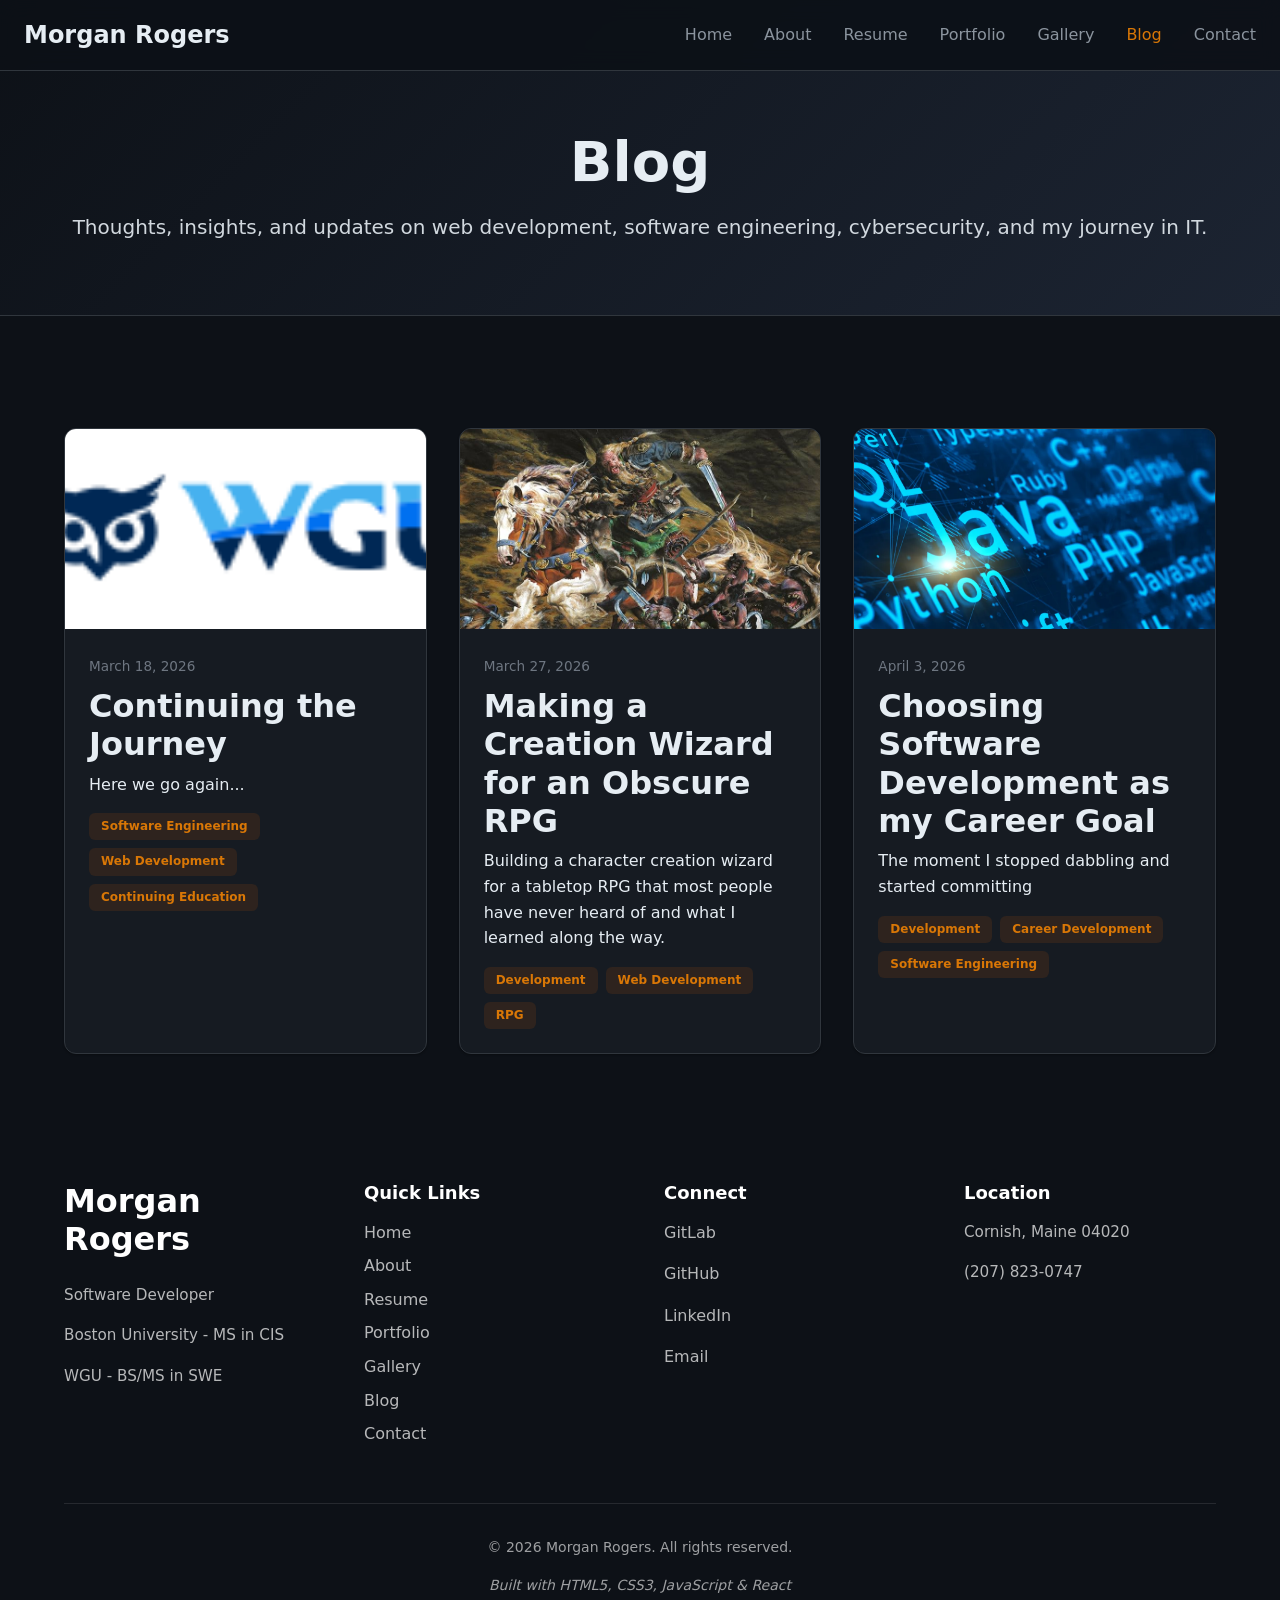
<file: blog.html>
<!DOCTYPE html>
<html lang="en">
    <head>
        <meta charset="UTF-8">
        <meta name="viewport" content="width=device-width, initial-scale=1.0">
        <meta name="description" content="Blog - Morgan Rogers | Insights on Web Development, Software Engineering, Cybersecurity, and My Journey in IT">
        <title>Blog - Morgan Rogers</title>
        <link rel="stylesheet" href="styles.css">
    </head>
    <body>
        <nav class="navbar" id="navbar">
            <div class="nav-container">
                <div class="logo">
                    <a href="index.html">Morgan Rogers</a>
                </div>
                <button class="nav-toggle" id="navToggle" aria-label="Toggle navigation">
                    <span></span>
                    <span></span>
                    <span></span>
                </button>
                <ul class="nav-menu" id="navMenu">
                    <li><a href="index.html">Home</a></li>
                    <li><a href="about.html">About</a></li>
                    <li><a href="resume.html">Resume</a></li>
                    <li><a href="portfolio.html">Portfolio</a></li>
                    <li><a href="gallery.html">Gallery</a></li>
                    <li><a href="blog.html" class="active">Blog</a></li>
                    <li><a href="contact.html">Contact</a></li>
                </ul>
            </div>
        </nav>

        <header class="page-header">
            <div class="container">
                <h1>Blog</h1>
                <p>Thoughts, insights, and updates on web development, software engineering, cybersecurity, and my journey in IT.</p>
            </div>
        </header>

        <section class="blog-section">
            <div class="container">
                <div class="blog-grid">
                    <!-- Repeat this article block for each post -->
                     <article class="blog-card">
                        <div class="blog-card-image">
                            <img src="images/blog/WGUlogo.jpg" alt="Continuing the Journey" loading="lazy">
                        </div>
                        <div class="blog-card-content">
                            <span class="blog-date">March 18, 2026</span>
                            <h3><a href="blog/anotherRun.html">Continuing the Journey</a></h3>
                            <p>Here we go again...</p>
                            <div class="project-tags">
                                <span class="tag">Software Engineering</span>
                                <span class="tag">Web Development</span>
                                <span class="tag">Continuing Education</span>
                            </div>
                        </div>
                     </article>
                     <!-- /blog-card -->
                    <article class="blog-card">
                        <div class="blog-card-image">
                            <img src="images/blog/trudvangChronicles.jpg" alt="Trudvang Chronicles" loading="lazy">
                        </div>
                        <div class="blog-card-content">
                            <span class="blog-date">March 27, 2026</span>
                            <h3><a href="blog/trudvangCharacterCreator.html">Making a Creation Wizard for an Obscure RPG</a></h3>
                            <p>Building a character creation wizard for a tabletop RPG that most people have never heard of and what I learned along the way.</p>
                            <div class="project-tags">
                                <span class="tag">Development</span>
                                <span class="tag">Web Development</span>
                                <span class="tag">RPG</span>
                            </div>
                        </div>
                    </article>
                    <!-- /blog-card -->
                    <article class="blog-card">
                        <div class="blog-card-image">
                            <img src="images/blog/programmingLanguages.jpg" alt="Choosing Software Development" loading="lazy">
                        </div>
                        <div class="blog-card-content">
                            <span class="blog-date">April 3, 2026</span>
                            <h3><a href="blog/softwareDev.html">Choosing Software Development as my Career Goal</a></h3>
                            <p>The moment I stopped dabbling and started committing</p>
                            <div class="project-tags">
                                <span class="tag">Development</span>
                                <span class="tag">Career Development</span>
                                <span class="tag">Software Engineering</span>
                            </div>
                        </div>
                    </article>
                    <!-- /blog-card -->
                </div>
            </div>
        </section>

        <footer class="footer">
            <div class="container">
                <div class="footer-content">
                    <div class="footer-section">
                        <h3>Morgan Rogers</h3>
                        <p>Software Developer</p>
                        <p>Boston University - MS in CIS</p>
                        <p>WGU - BS/MS in SWE</p>
                    </div>
                    <div class="footer-section">
                        <h4>Quick Links</h4>
                        <ul>
                            <li><a href="index.html">Home</a></li>
                            <li><a href="about.html">About</a></li>
                            <li><a href="resume.html">Resume</a></li>
                            <li><a href="portfolio.html">Portfolio</a></li>
                            <li><a href="gallery.html">Gallery</a></li>
                            <li><a href="blog.html">Blog</a></li>
                            <li><a href="contact.html">Contact</a></li>
                        </ul>
                    </div>
                    <div class="footer-section">
                        <h4>Connect</h4>
                        <ul class="social-links">
                            <li><a href="https://gitlab.com/mroge153" target="_blank" rel="noopener">GitLab</a></li>
                            <li><a href="https://github.com/PromptNebula05" target="_blank" rel="noopener">GitHub</a></li>
                            <li><a href="https://www.linkedin.com/in/morgan-rogers-0042972b9/" target ="_blank" rel="noopener">LinkedIn</a></li>
                            <li><a href="mailto:mrgn.rogers@gmail.com">Email</a></li>
                        </ul>
                    </div>
                    <div class="footer-section">
                        <h4>Location</h4>
                        <p>Cornish, Maine 04020</p>
                        <p>(207) 823-0747</p>
                    </div>
                </div>
                <div class="footer-bottom">
                    <p>&copy; 2026 Morgan Rogers. All rights reserved.</p>
                    <p class="footer-note">Built with HTML5, CSS3, JavaScript & React</p>
                </div>
            </div>
        </footer>

        <script src="script.js"></script>
    </body>
</html>
</file>
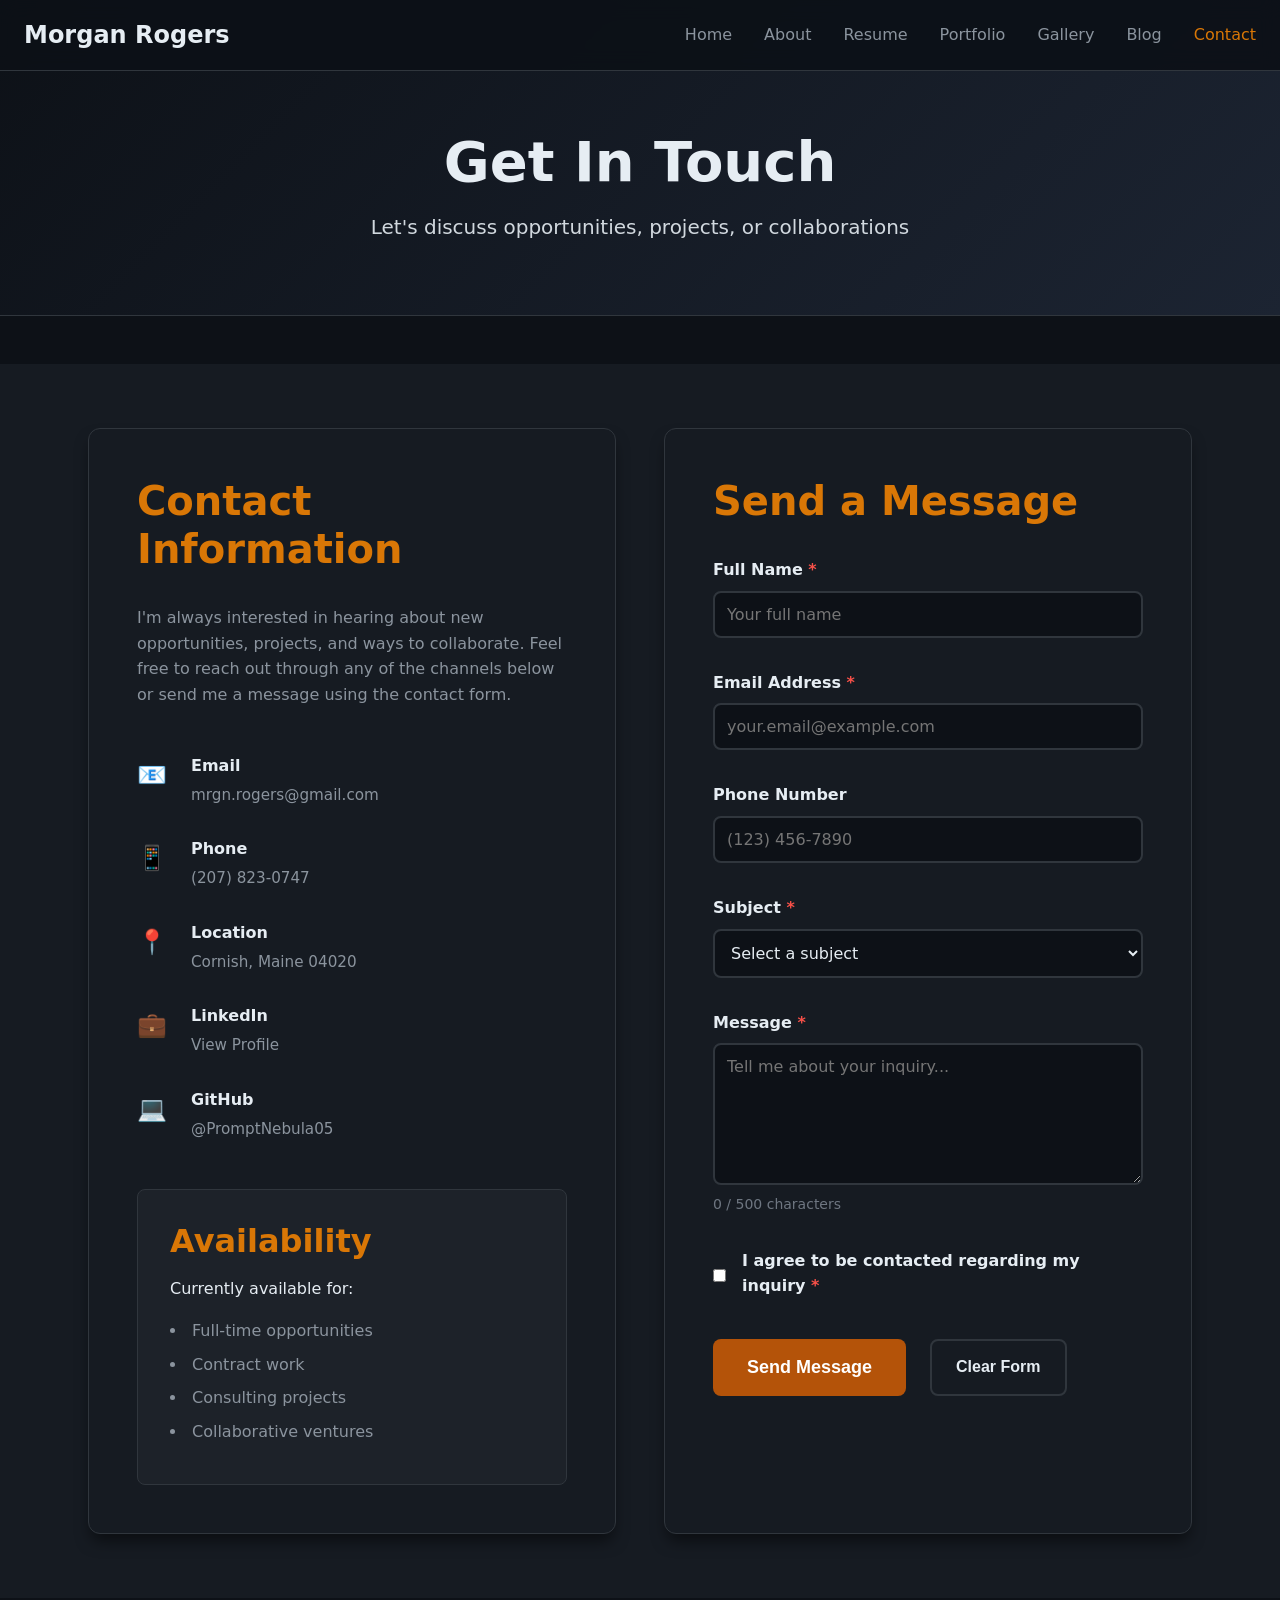
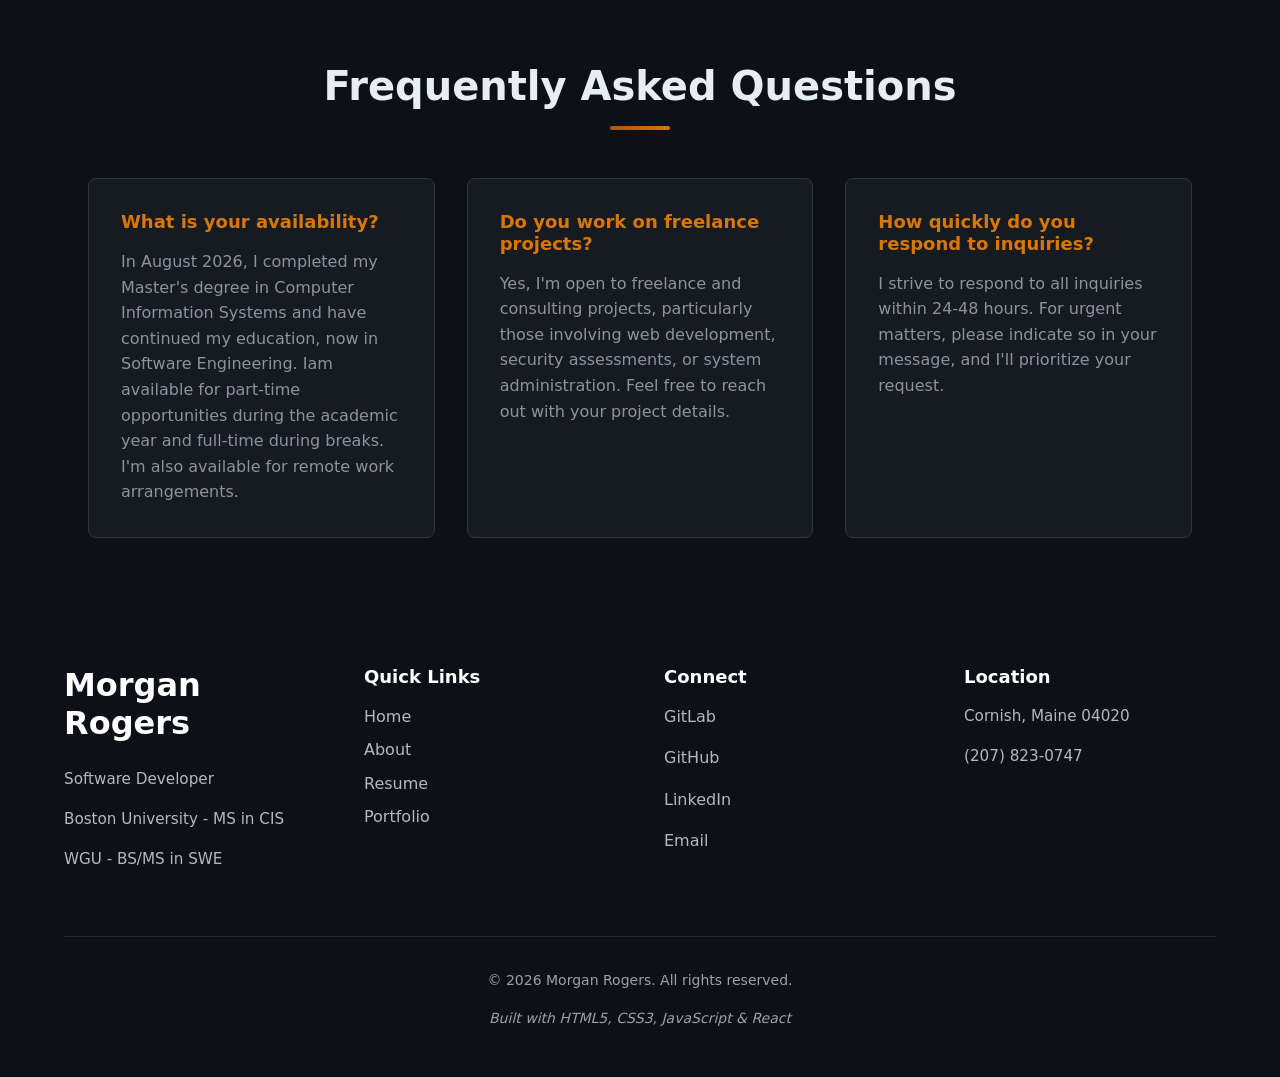
<file: contact.html>
<!DOCTYPE html>
<html lang="en">
<head>
    <meta charset="UTF-8">
    <meta name="viewport" content="width=device-width, initial-scale=1.0">
    <meta name="description" content=" Contact Morgan Rogers - Get in touch for opportunities and collaborations">
    <title>Contact | Morgan Rogers</title>
    <link rel="stylesheet" href="styles.css">
</head>
<body>
    <!-- Navigation -->
     <nav class="navbar" id="navbar">
        <div class="nav-container">
            <div class="logo">
                <a href="index.html">Morgan Rogers</a>
            </div>
            <button class="nav-toggle" id="navToggle" aria-label="Toggle navigation">
                <span></span>
                <span></span>
                <span></span>                
            </button>
            <ul class="nav-menu" id="navMenu">
                <li><a href="index.html">Home</a></li>
                <li><a href="about.html">About</a></li>
                <li><a href="resume.html">Resume</a></li>
                <li><a href="portfolio.html">Portfolio</a></li>
                <li><a href="gallery.html">Gallery</a></li>
                <li><a href="blog.html">Blog</a></li>
                <li><a href="contact.html" class="active">Contact</a></li>
            </ul>
        </div>
     </nav>

    <!-- Page Header -->
    <header class="page-header">
        <div class="container">
            <h1>Get In Touch</h1>
            <p>Let's discuss opportunities, projects, or collaborations</p>
        </div>
    </header>

    <!-- Contact Section -->
    <section class="contact-section">
        <div class="container">
            <div class="contact-wrapper">
                <!-- Contact Information -->
                <div class="contact-info-panel">
                    <h2>Contact Information</h2>
                    <p class="contact-description">
                        I'm always interested in hearing about new opportunities, projects,
                        and ways to collaborate. Feel free to reach out through any of the
                        channels below or send me a message using the contact form.
                    </p>

                    <div class="contact-details">
                        <div class="contact-item">
                            <div class="contact-icon">📧</div>
                            <div class="contact-text">
                                <h3>Email</h3>
                                <a href="mailto:mrgn.rogers@gmail.com">mrgn.rogers@gmail.com</a>
                            </div>
                        </div>

                        <div class="contact-item">
                            <div class="contact-icon">📱</div>
                            <div class="contact-text">
                                <h3>Phone</h3>
                                <a href="tel:+12078230747">(207) 823-0747</a>
                            </div>
                        </div>

                        <div class="contact-item">
                            <div class="contact-icon">📍</div>
                            <div class="contact-text">
                                <h3>Location</h3>
                                <p>Cornish, Maine 04020</p>
                            </div>
                        </div>

                        <div class="contact-item">
                            <div class="contact-icon">💼</div>
                            <div class="contact-text">
                                <h3>LinkedIn</h3>
                                <a href="https://linkedin.com/in/morgan-rogers-0042972b9/" target="_blank" rel="noopener">
                                    View Profile
                                </a>
                            </div>
                        </div>

                        <div class="contact-item">
                            <div class="contact-icon">💻</div>
                            <div class="contact-text">
                                <h3>GitHub</h3>
                                <a href="https://github.com/PromptNebula05" target="_blank" rel="noopener">
                                    @PromptNebula05
                                </a>
                            </div>
                        </div>
                    </div>

                    <div class="availability">
                        <h3>Availability</h3>
                        <p>Currently available for:</p>
                        <ul>
                            <li>Full-time opportunities</li>
                            <li>Contract work</li>
                            <li>Consulting projects</li>
                            <li>Collaborative ventures</li>
                        </ul>
                    </div>
                </div>

                <!-- Contact Form -->
                <div class="contact-form-panel">
                    <h2>Send a Message</h2>
                    <form id="contactForm" class="contact-form" novalidate>
                        <div class="form-group">
                            <label for="name">Full Name <span class="required">*</span></label>
                            <input
                                type="text"
                                id="name"
                                name="name"
                                class="form-control"
                                placeholder="Your full name"
                                required
                                aria-required="true"
                            >
                            <span class="error-message" id="nameError"></span>
                        </div>

                        <div class="form-group">
                            <label for="email">Email Address <span class="required">*</span></label>
                            <input
                                type="email"
                                id="email"
                                name="email"
                                class="form-control"
                                placeholder="your.email@example.com"
                                required
                                aria-required="true"
                            >
                            <span class="error-message" id="emailError"></span>
                        </div>

                        <div class="form-group">
                               <label for="phone">Phone Number</label>
                            <input
                                type="tel"
                                id="phone"
                                name="phone"
                                class="form-control"
                                placeholder="(123) 456-7890"
                            >
                            <span class="error-message" id="phoneError"></span>
                        </div>

                        <div class="form-group">
                            <label for="subject">Subject <span class="required">*</span></label>
                            <select
                                id="subject"
                                name="subject"
                                class="form-control"
                                required
                                aria-required="true"
                            >
                                <option value="">Select a subject</option>
                                <option value="job">Job Opportunity</option>
                                <option value="internship">Internship</option>
                                <option value="project">Project Collaboration</option>
                                <option value="consulting">Consulting</option>
                                <option value="general">General Inquiry</option>
                                <option value="other">Other</option>
                            </select>
                            <span class="error-message" id="subjectError"></span>
                        </div>

                        <div class="form-group">
                            <label for="message">Message <span class="required">*</span></label>
                            <textarea
                                id="message"
                                name="message"
                                class="form-control"
                                rows="6"
                                placeholder="Tell me about your inquiry..."
                                required
                                aria-required="true"
                            ></textarea>
                            <span class="error-message" id="messageError"></span>
                            <span class="char-count" id="charCount">0 / 500 characters</span>
                        </div>

                        <div class="form-group checkbox-group">
                            <label class="checkbox-label">
                                <input
                                    type="checkbox"
                                    id="consent"
                                    name="consent"
                                    required
                                    aria-required="true"
                                >
                                <span>I agree to be contacted regarding my inquiry <span class="required">*</span></span>
                            </label>
                            <span class="error-message" id="consentError"></span>
                        </div>

                        <div class="visually-hidden" aria-hidden="true">
                            <label for="website">Website</label>
                            <input type="text" id="website" name="website" tabindex="-1" autocomplete="off">
                        </div>

                        <div class="form-actions">
                            <button type="submit" class="btn btn-primary btn-large">
                                <span class="btn-text">Send Message</span>
                                <span class="btn-loader" style="display: none;">Sending...</span>
                            </button>
                            <button type="reset" class="btn btn-secondary">Clear Form</button>
                        </div>

                        <div id="formSuccess" class="success-message" style="display: none;">
                            <strong>✓ Success!</strong> Your message has been sent. I'll get back to you soon.
                        </div>

                        <div id="formError" class="form-error-message" style="display: none;">
                            <strong>✗ Error!</strong> Please correct the errors above and try again.
                        </div>
                    </form>
                </div>
            </div>
        </div>
    </section>

    <!-- FAQ Section -->
    <section class="faq-section">
        <div class="container">
            <div class="section-header">
                <h2>Frequently Asked Questions</h2>
                <div class="section-divider"></div>
            </div>
            <div class="faq-grid">
                <div class="faq-item">
                    <h3>What is your availability?</h3>
                    <p>
                        In August 2026, I completed my Master's degree in Computer Information Systems and have continued
                        my education, now in Software Engineering. Iam available for part-time opportunities during the
                        academic year and full-time during breaks. I'm also available for remote work arrangements.
                    </p>
                </div>
                <div class="faq-item">
                    <h3>Do you work on freelance projects?</h3>
                    <p>
                        Yes, I'm open to freelance and consulting projects, particularly those involving
                        web development, security assessments, or system administration. Feel free to
                        reach out with your project details.
                    </p>
                </div>
                <div class="faq-item">
                    <h3>How quickly do you respond to inquiries?</h3>
                    <p>
                        I strive to respond to all inquiries within 24-48 hours. For urgent matters,
                        please indicate so in your message, and I'll prioritize your request.
                    </p>
                </div>
            </div>
        </div>
    </section>

    <!-- Footer -->
    <footer class="footer">
        <div class="container">
            <div class="footer-content">
                <div class="footer-section">
                    <h3>Morgan Rogers</h3>
                    <p>Software Developer</p>
                    <p>Boston University - MS in CIS</p>
                    <p>WGU - BS/MS in SWE</p>
                </div>
                <div class="footer-section">
                    <h4>Quick Links</h4>
                    <ul>
                        <li><a href="index.html">Home</a></li>
                        <li><a href="about.html">About</a></li>
                        <li><a href="resume.html">Resume</a></li>
                        <li><a href="portfolio.html">Portfolio</a></li>
                    </ul>
                </div>
                <div class="footer-section">
                    <h4>Connect</h4>
                    <ul class="social-links">
                        <li><a href="https://gitlab.com/mroge153" target="_blank" rel="noopener">GitLab</a></li>
                        <li><a href="https://github.com/PromptNebula05" target="_blank" rel="noopener">GitHub</a></li>
                        <li><a href="https://www.linkedin.com/in/morgan-rogers-0042972b9/" target ="_blank" rel="noopener">LinkedIn</a></li>
                        <li><a href="mailto:mrgn.rogers@gmail.com">Email</a></li>
                    </ul>
                </div>
                <div class="footer-section">
                    <h4>Location</h4>
                    <p>Cornish, Maine 04020</p>
                    <p>(207) 823-0747</p>
                </div>
            </div>
            <div class="footer-bottom">
                <p>&copy; 2026 Morgan Rogers. All rights reserved.</p>
                <p class="footer-note">Built with HTML5, CSS3, JavaScript & React</p>
            </div>
        </div>
    </footer>

    <script src="script.js"></script>
</body>
</html>
</file>
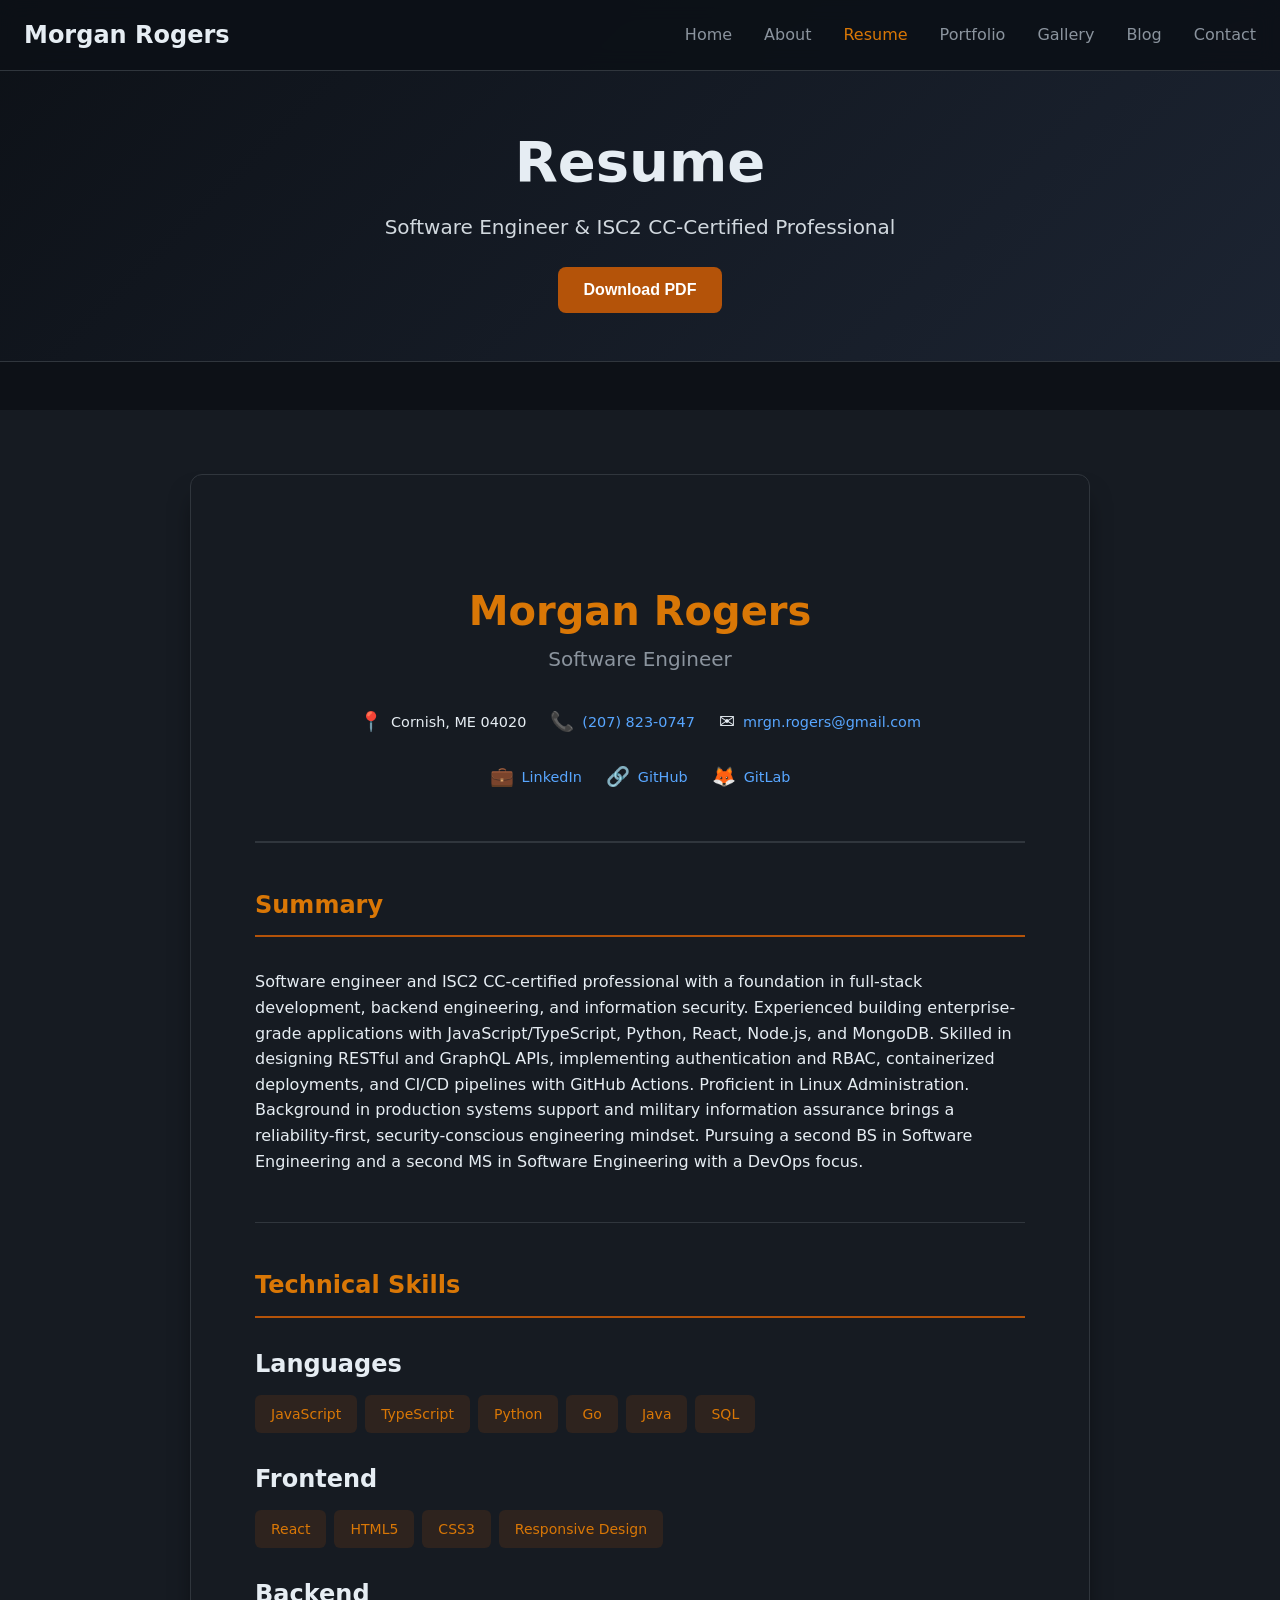
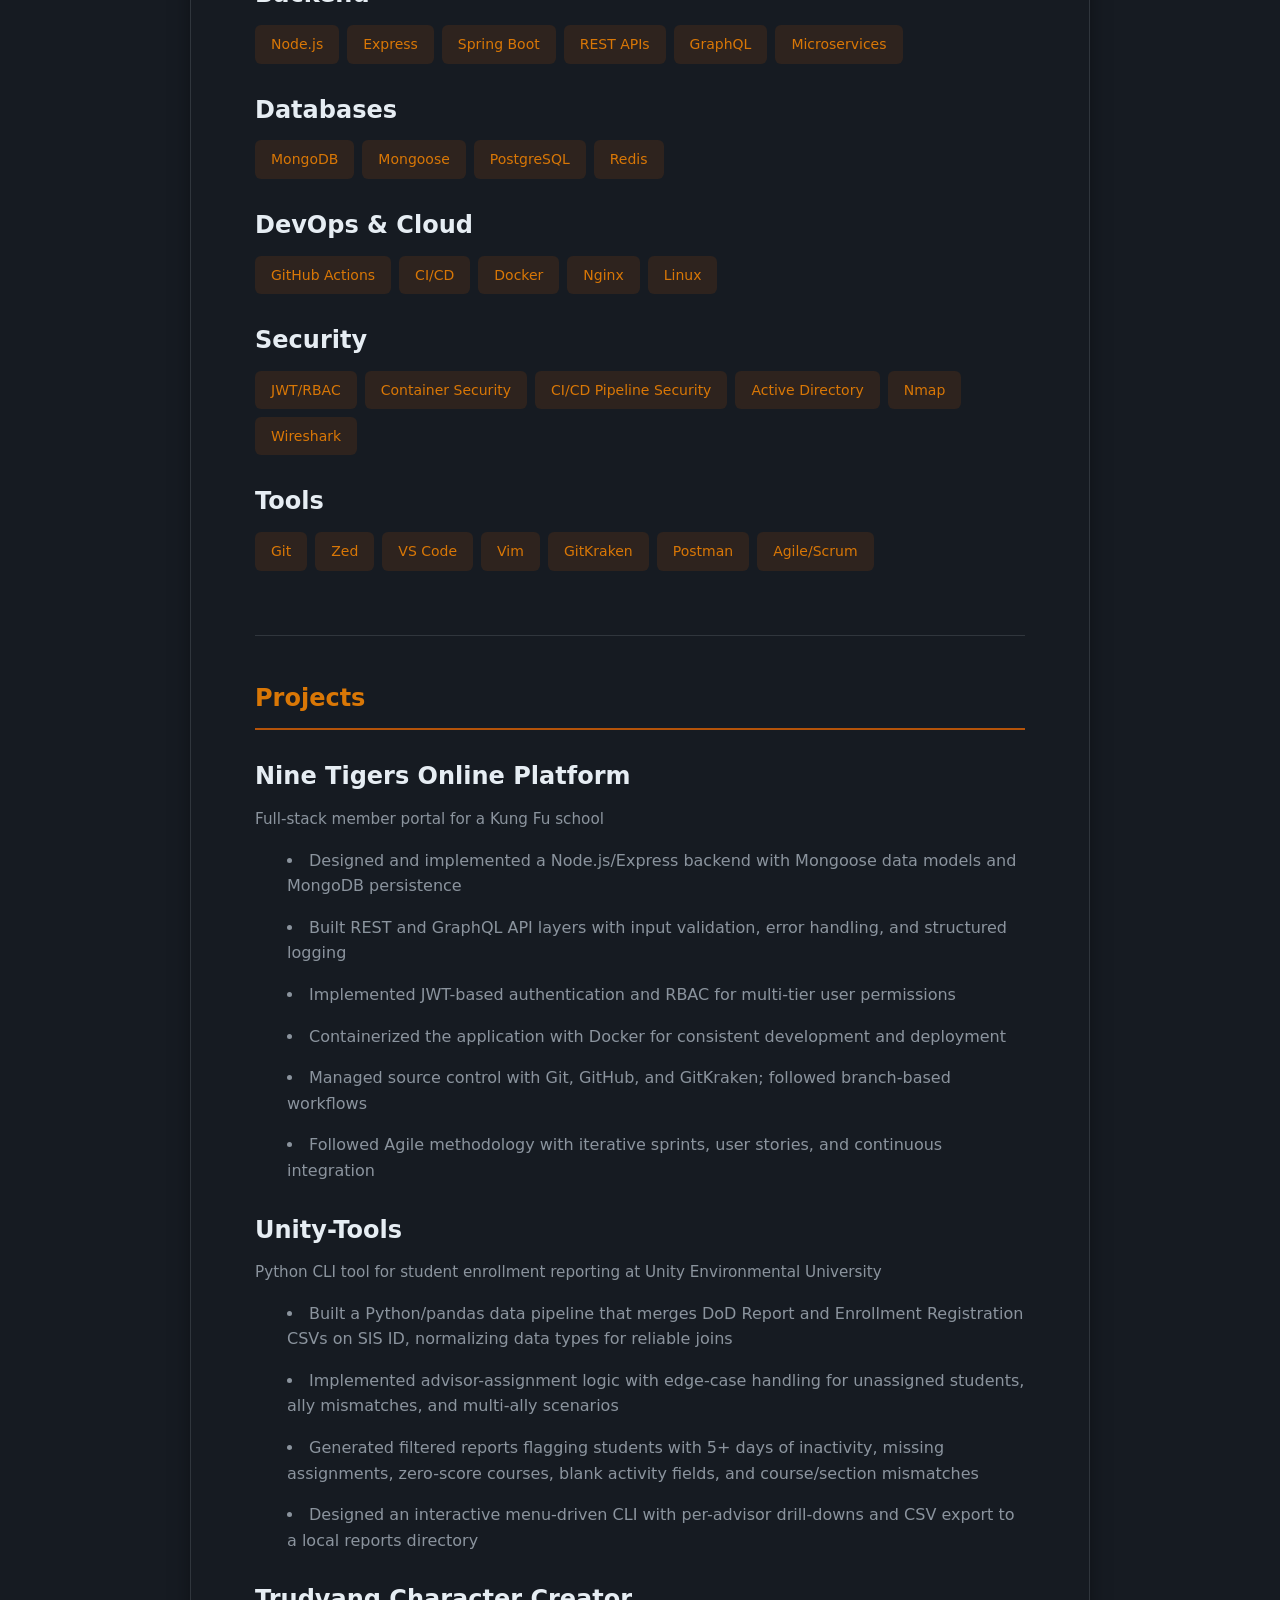
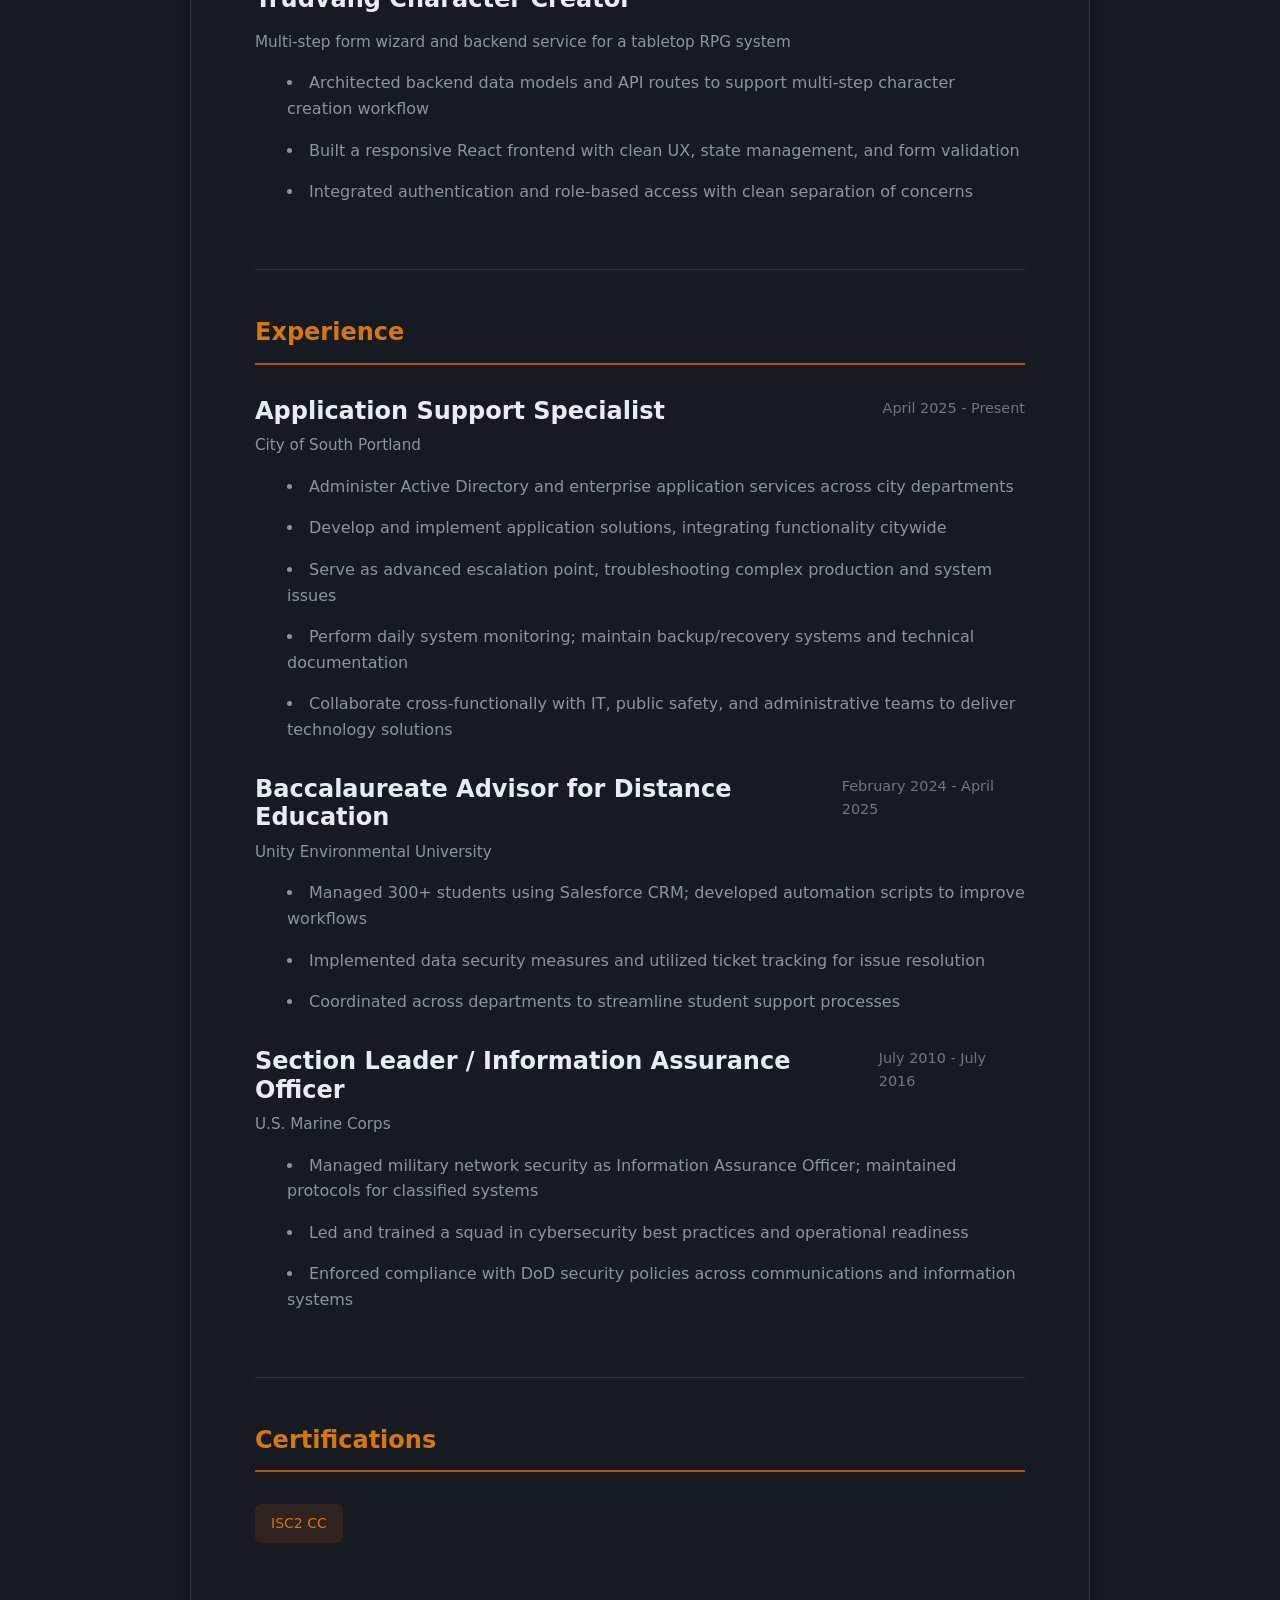
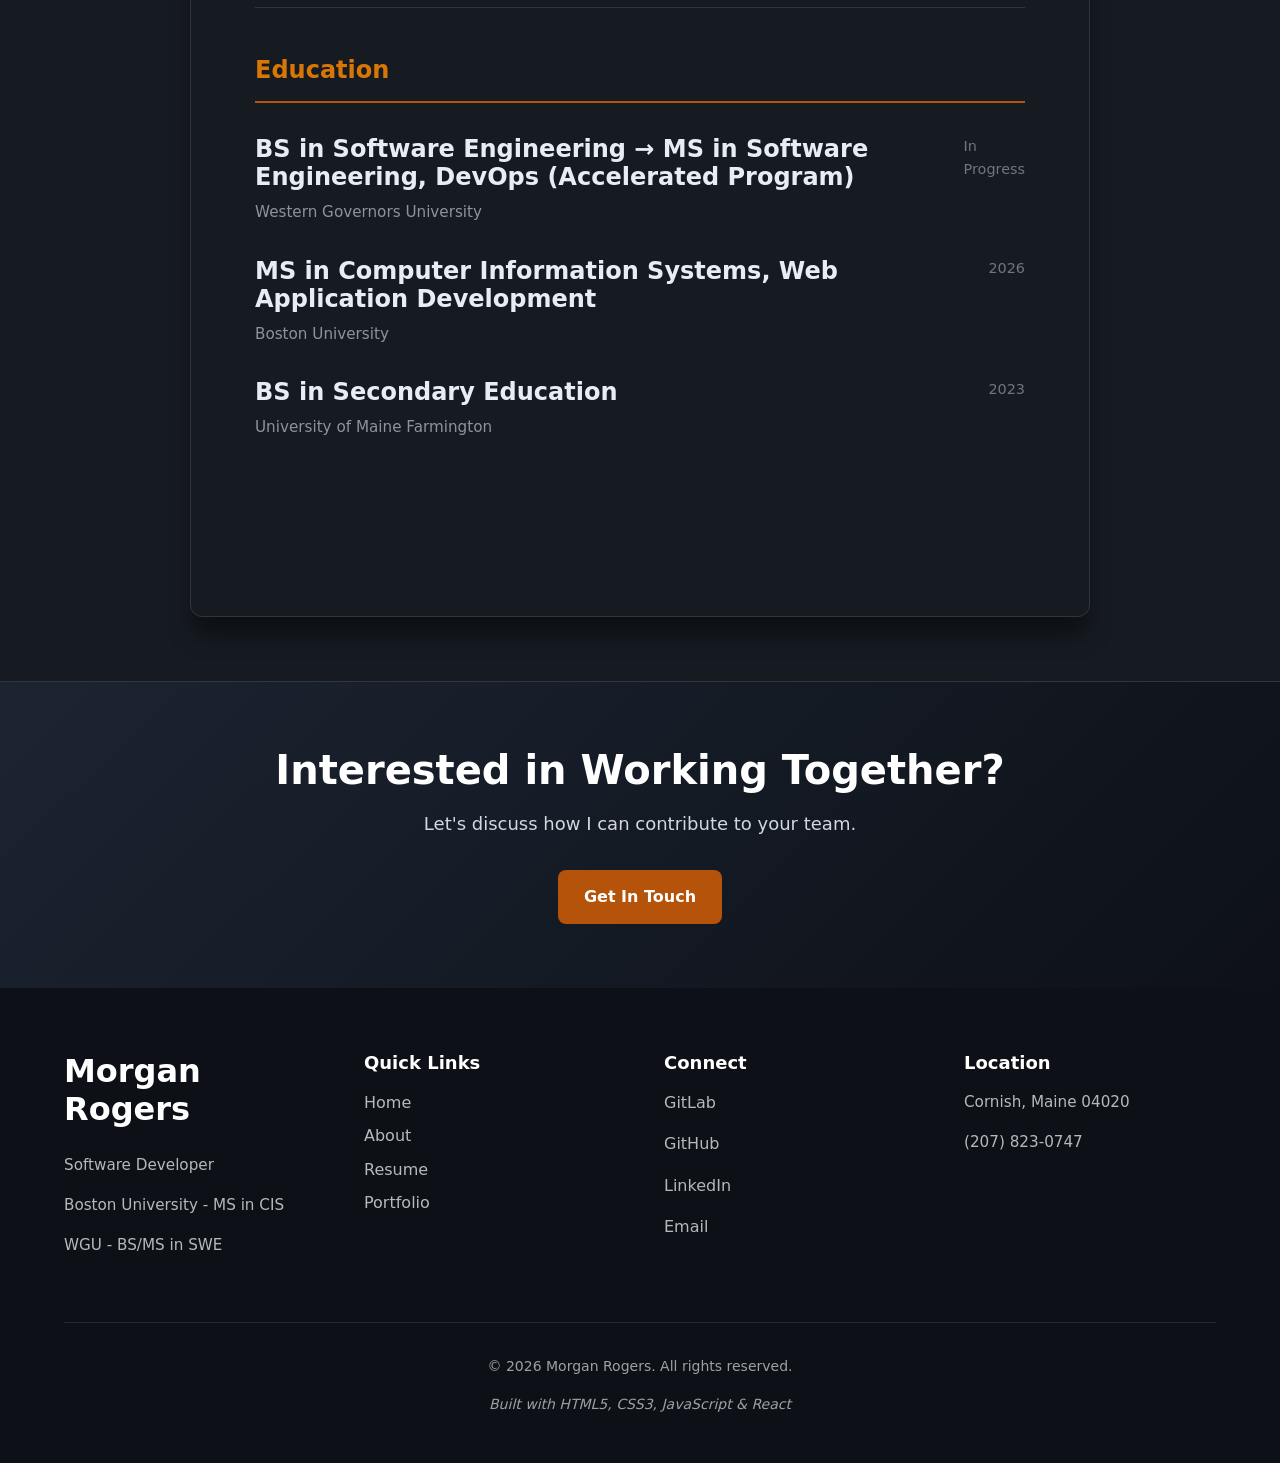
<file: resume.html>
<!DOCTYPE html>
<html lang="en">
<head>
    <meta charset="UTF-8">
    <meta name="viewport" content="width=device-width, initial-scale=1.0">
    <meta name="description" content="Learn more about Morgan Rogers - Background, Education, Interests, and Professional Journey">
    <title>Resume - Morgan Rogers</title>
    <link rel="stylesheet" href="styles.css">
</head>
<body>
    <!-- Navigation -->
     <nav class="navbar" id="navbar">
        <div class="nav-container">
            <div class="logo">
                <a href="index.html">Morgan Rogers</a>
            </div>
            <button class="nav-toggle" id="navToggle" aria-label="Toggle navigation">
                <span></span>
                <span></span>
                <span></span>                
            </button>
            <ul class="nav-menu" id="navMenu">
                <li><a href="index.html">Home</a></li>
                <li><a href="about.html">About</a></li>
                <li><a href="resume.html" class="active">Resume</a></li>
                <li><a href="portfolio.html">Portfolio</a></li>
                <li><a href="gallery.html">Gallery</a></li>
                <li><a href="blog.html">Blog</a></li>
                <li><a href="contact.html">Contact</a></li>
            </ul>
        </div>
     </nav>

    <!-- Page Header -->
    <header class="page-header">
        <div class="container">
            <h1>Resume</h1>
            <p>Software Engineer &amp; ISC2 CC-Certified Professional</p>
            <button id="downloadResume" class="btn btn-primary">Download PDF</button>
        </div>
    </header>
    
    <!-- Resume Content -->
    <section class="resume-section">
        <div class="container">
            <div class="resume-container">
                <!-- Contact Information -->
                <div class="resume-header">
                    <h2>Morgan Rogers</h2>
                    <p class="resume-title">Software Engineer</p>
                    <div class="contact-info">
                        <div class="contact-item">
                            <span class="icon">📍</span>
                            <span>Cornish, ME 04020</span>
                        </div>
                        <div class="contact-item">
                            <span class="icon">📞</span>
                            <a href="tel:+12078230747">(207) 823-0747</a>
                        </div>
                        <div class="contact-item">
                            <span class="icon">✉️</span>
                            <a href="mailto:mrgn.rogers@gmail.com">mrgn.rogers@gmail.com</a>
                        </div>
                        <div class="contact-item">
                            <span class="icon">💼</span>
                            <a href="https://www.linkedin.com/in/morgan-rogers-0042972b9" target="_blank" rel="noopener">LinkedIn</a>
                        </div>
                        <div class="contact-item">
                            <span class="icon">🔗</span>
                            <a href="https://github.com/PromptNebula05" target="_blank" rel="noopener">GitHub</a>
                        </div>
                        <div class="contact-item">
                            <span class="icon">🦊</span>
                            <a href="https://gitlab.com/mroge153" target="_blank" rel="noopener">GitLab</a>
                        </div>
                    </div>
                </div>

                <!-- Professional Summary -->
                <div class="resume-block">
                    <h3 class="section-title">Summary</h3>
                    <p>
                        Software engineer and ISC2 CC-certified professional with a foundation in full-stack
                        development, backend engineering, and information security. Experienced building
                        enterprise-grade applications with JavaScript/TypeScript, Python, React, Node.js, and
                        MongoDB. Skilled in designing RESTful and GraphQL APIs, implementing authentication
                        and RBAC, containerized deployments, and CI/CD pipelines with GitHub Actions. Proficient
                        in Linux Administration. Background in production systems support and military
                        information assurance brings a reliability-first, security-conscious engineering mindset.
                        Pursuing a second BS in Software Engineering and a second MS in Software Engineering with
                        a DevOps focus.
                    </p>
                </div>

                <!-- Technical Skills -->
                <div class="resume-block">
                    <h3 class="section-title">Technical Skills</h3>

                    <div class="skills-category">
                        <h4>Languages</h4>
                        <div class="skill-tags">
                            <span class="skill-tag">JavaScript</span>
                            <span class="skill-tag">TypeScript</span>
                            <span class="skill-tag">Python</span>
                            <span class="skill-tag">Go</span>
                            <span class="skill-tag">Java</span>
                            <span class="skill-tag">SQL</span>
                        </div>
                    </div>

                    <div class="skills-category">
                        <h4>Frontend</h4>
                        <div class="skill-tags">
                            <span class="skill-tag">React</span>
                            <span class="skill-tag">HTML5</span>
                            <span class="skill-tag">CSS3</span>
                            <span class="skill-tag">Responsive Design</span>
                        </div>
                    </div>

                    <div class="skills-category">
                        <h4>Backend</h4>
                        <div class="skill-tags">
                            <span class="skill-tag">Node.js</span>
                            <span class="skill-tag">Express</span>
                            <span class="skill-tag">Spring Boot</span>
                            <span class="skill-tag">REST APIs</span>
                            <span class="skill-tag">GraphQL</span>
                            <span class="skill-tag">Microservices</span>
                        </div>
                    </div>

                    <div class="skills-category">
                        <h4>Databases</h4>
                        <div class="skill-tags">
                            <span class="skill-tag">MongoDB</span>
                            <span class="skill-tag">Mongoose</span>
                            <span class="skill-tag">PostgreSQL</span>
                            <span class="skill-tag">Redis</span>
                        </div>
                    </div>

                    <div class="skills-category">
                        <h4>DevOps &amp; Cloud</h4>
                        <div class="skill-tags">
                            <span class="skill-tag">GitHub Actions</span>
                            <span class="skill-tag">CI/CD</span>
                            <span class="skill-tag">Docker</span>
                            <span class="skill-tag">Nginx</span>
                            <span class="skill-tag">Linux</span>
                        </div>
                    </div>

                    <div class="skills-category">
                        <h4>Security</h4>
                        <div class="skill-tags">
                            <span class="skill-tag">JWT/RBAC</span>
                            <span class="skill-tag">Container Security</span>
                            <span class="skill-tag">CI/CD Pipeline Security</span>
                            <span class="skill-tag">Active Directory</span>
                            <span class="skill-tag">Nmap</span>
                            <span class="skill-tag">Wireshark</span>
                        </div>
                    </div>

                    <div class="skills-category">
                        <h4>Tools</h4>
                        <div class="skill-tags">
                            <span class="skill-tag">Git</span>
                            <span class="skill-tag">Zed</span>
                            <span class="skill-tag">VS Code</span>
                            <span class="skill-tag">Vim</span>
                            <span class="skill-tag">GitKraken</span>
                            <span class="skill-tag">Postman</span>
                            <span class="skill-tag">Agile/Scrum</span>
                        </div>
                    </div>
                </div>

                <!-- Projects -->
                <div class="resume-block">
                    <h3 class="section-title">Projects</h3>

                    <div class="resume-item">
                        <h4>Nine Tigers Online Platform</h4>
                        <p class="institution">Full-stack member portal for a Kung Fu school</p>
                        <ul class="responsibilities">
                            <li>Designed and implemented a Node.js/Express backend with Mongoose data models and MongoDB persistence</li>
                            <li>Built REST and GraphQL API layers with input validation, error handling, and structured logging</li>
                            <li>Implemented JWT-based authentication and RBAC for multi-tier user permissions</li>
                            <li>Containerized the application with Docker for consistent development and deployment</li>
                            <li>Managed source control with Git, GitHub, and GitKraken; followed branch-based workflows</li>
                            <li>Followed Agile methodology with iterative sprints, user stories, and continuous integration</li>
                        </ul>
                    </div>

                    <div class="resume-item">
                        <h4>Unity-Tools</h4>
                        <p class="institution">Python CLI tool for student enrollment reporting at Unity Environmental University</p>
                        <ul class="responsibilities">
                            <li>Built a Python/pandas data pipeline that merges DoD Report and Enrollment Registration CSVs on SIS ID, normalizing data types for reliable joins</li>
                            <li>Implemented advisor-assignment logic with edge-case handling for unassigned students, ally mismatches, and multi-ally scenarios</li>
                            <li>Generated filtered reports flagging students with 5+ days of inactivity, missing assignments, zero-score courses, blank activity fields, and course/section mismatches</li>
                            <li>Designed an interactive menu-driven CLI with per-advisor drill-downs and CSV export to a local reports directory</li>
                        </ul>
                    </div>

                    <div class="resume-item">
                        <h4>Trudvang Character Creator</h4>
                        <p class="institution">Multi-step form wizard and backend service for a tabletop RPG system</p>
                        <ul class="responsibilities">
                            <li>Architected backend data models and API routes to support multi-step character creation workflow</li>
                            <li>Built a responsive React frontend with clean UX, state management, and form validation</li>
                            <li>Integrated authentication and role-based access with clean separation of concerns</li>
                        </ul>
                    </div>
                </div>

                <!-- Professional Experience -->
                <div class="resume-block">
                    <h3 class="section-title">Experience</h3>

                    <div class="resume-item">
                        <div class="item-header">
                            <h4>Application Support Specialist</h4>
                            <span class="date">April 2025 - Present</span>
                        </div>
                        <p class="institution">City of South Portland</p>
                        <ul class="responsibilities">
                            <li>Administer Active Directory and enterprise application services across city departments</li>
                            <li>Develop and implement application solutions, integrating functionality citywide</li>
                            <li>Serve as advanced escalation point, troubleshooting complex production and system issues</li>
                            <li>Perform daily system monitoring; maintain backup/recovery systems and technical documentation</li>
                            <li>Collaborate cross-functionally with IT, public safety, and administrative teams to deliver technology solutions</li>
                        </ul>
                    </div>

                    <div class="resume-item">
                        <div class="item-header">
                            <h4>Baccalaureate Advisor for Distance Education</h4>
                            <span class="date">February 2024 - April 2025</span>
                        </div>
                        <p class="institution">Unity Environmental University</p>
                        <ul class="responsibilities">
                            <li>Managed 300+ students using Salesforce CRM; developed automation scripts to improve workflows</li>
                            <li>Implemented data security measures and utilized ticket tracking for issue resolution</li>
                            <li>Coordinated across departments to streamline student support processes</li>
                        </ul>
                    </div>

                    <div class="resume-item">
                        <div class="item-header">
                            <h4>Section Leader / Information Assurance Officer</h4>
                            <span class="date">July 2010 - July 2016</span>
                        </div>
                        <p class="institution">U.S. Marine Corps</p>
                        <ul class="responsibilities">
                            <li>Managed military network security as Information Assurance Officer; maintained protocols for classified systems</li>
                            <li>Led and trained a squad in cybersecurity best practices and operational readiness</li>
                            <li>Enforced compliance with DoD security policies across communications and information systems</li>
                        </ul>
                    </div>
                </div>

                <!-- Certifications -->
                <div class="resume-block">
                    <h3 class="section-title">Certifications</h3>
                    <div class="skills-category">
                        <div class="skill-tags">
                            <span class="skill-tag">ISC2 CC</span>
                        </div>
                    </div>
                </div>

                <!-- Education -->
                <div class="resume-block">
                    <h3 class="section-title">Education</h3>

                    <div class="resume-item">
                        <div class="item-header">
                            <h4>BS in Software Engineering &rarr; MS in Software Engineering, DevOps (Accelerated Program)</h4>
                            <span class="date">In Progress</span>
                        </div>
                        <p class="institution">Western Governors University</p>
                    </div>

                    <div class="resume-item">
                        <div class="item-header">
                            <h4>MS in Computer Information Systems, Web Application Development</h4>
                            <span class="date">2026</span>
                        </div>
                        <p class="institution">Boston University</p>
                    </div>

                    <div class="resume-item">
                        <div class="item-header">
                            <h4>BS in Secondary Education</h4>
                            <span class="date">2023</span>
                        </div>
                        <p class="institution">University of Maine Farmington</p>
                    </div>
                </div>
            </div>
        </div>
    </section>

    <!-- CTA Section -->
    <section class="cta-section">
        <div class="container">
            <h2>Interested in Working Together?</h2>
            <p>Let's discuss how I can contribute to your team.</p>
            <a href="contact.html" class="btn btn-light">Get In Touch</a>
        </div>
    </section>

    <!-- Footer -->
    <footer class="footer">
        <div class="container">
            <div class="footer-content">
                <div class="footer-section">
                    <h3>Morgan Rogers</h3>
                    <p>Software Developer</p>
                    <p>Boston University - MS in CIS</p>
                    <p>WGU - BS/MS in SWE</p>
                </div>
                <div class="footer-section">
                    <h4>Quick Links</h4>
                    <ul>
                        <li><a href="index.html">Home</a></li>
                        <li><a href="about.html">About</a></li>
                        <li><a href="resume.html">Resume</a></li>
                        <li><a href="portfolio.html">Portfolio</a></li>
                    </ul>
                </div>
                <div class="footer-section">
                    <h4>Connect</h4>
                    <ul class="social-links">
                        <li><a href="https://gitlab.com/mroge153" target="_blank" rel="noopener">GitLab</a></li>
                        <li><a href="https://github.com/PromptNebula05" target="_blank" rel="noopener">GitHub</a></li>
                        <li><a href="https://www.linkedin.com/in/morgan-rogers-0042972b9/" target ="_blank" rel="noopener">LinkedIn</a></li>
                        <li><a href="mailto:mrgn.rogers@gmail.com">Email</a></li>
                    </ul>
                </div>
                <div class="footer-section">
                    <h4>Location</h4>
                    <p>Cornish, Maine 04020</p>
                    <p>(207) 823-0747</p>
                </div>
            </div>
            <div class="footer-bottom">
                <p>&copy; 2026 Morgan Rogers. All rights reserved.</p>
                <p class="footer-note">Built with HTML5, CSS3, JavaScript & React</p>
            </div>
        </div>
    </footer>

    <script src="script.js"></script>
</body>
</html>
</file>
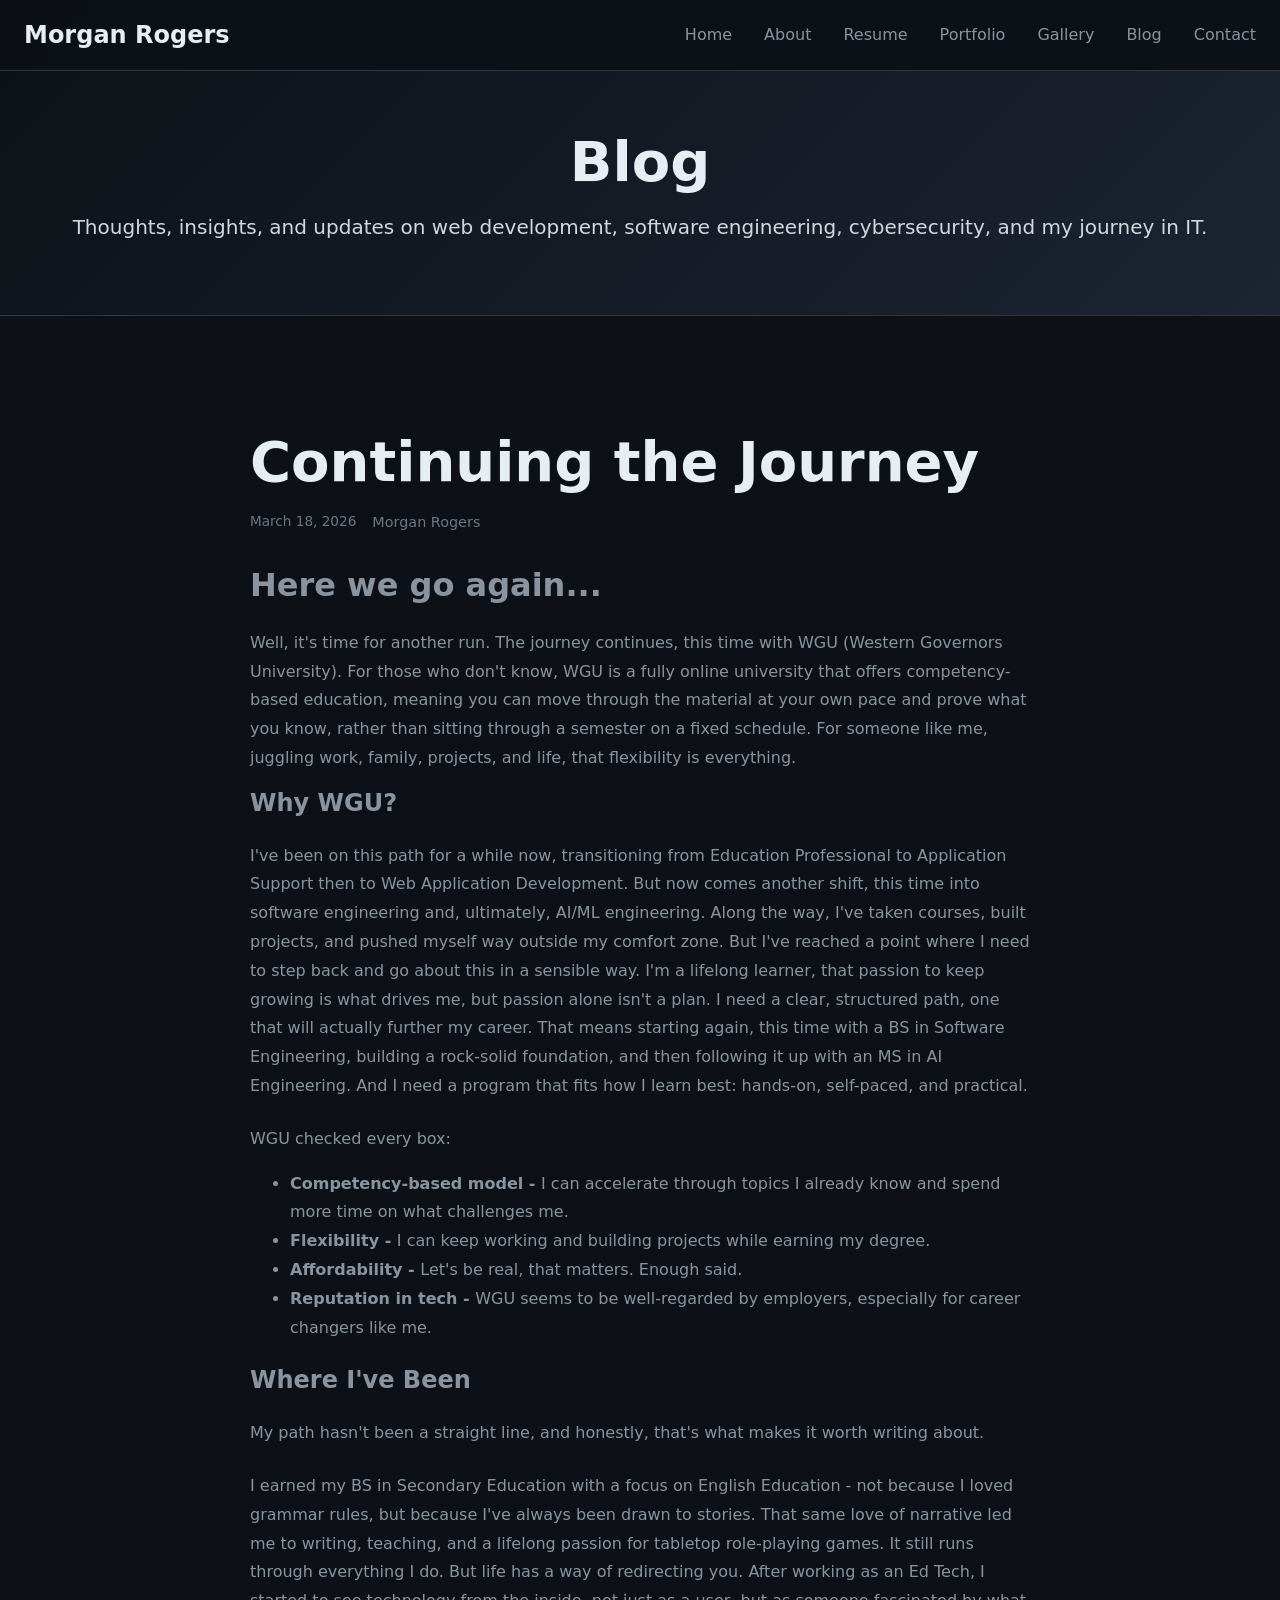
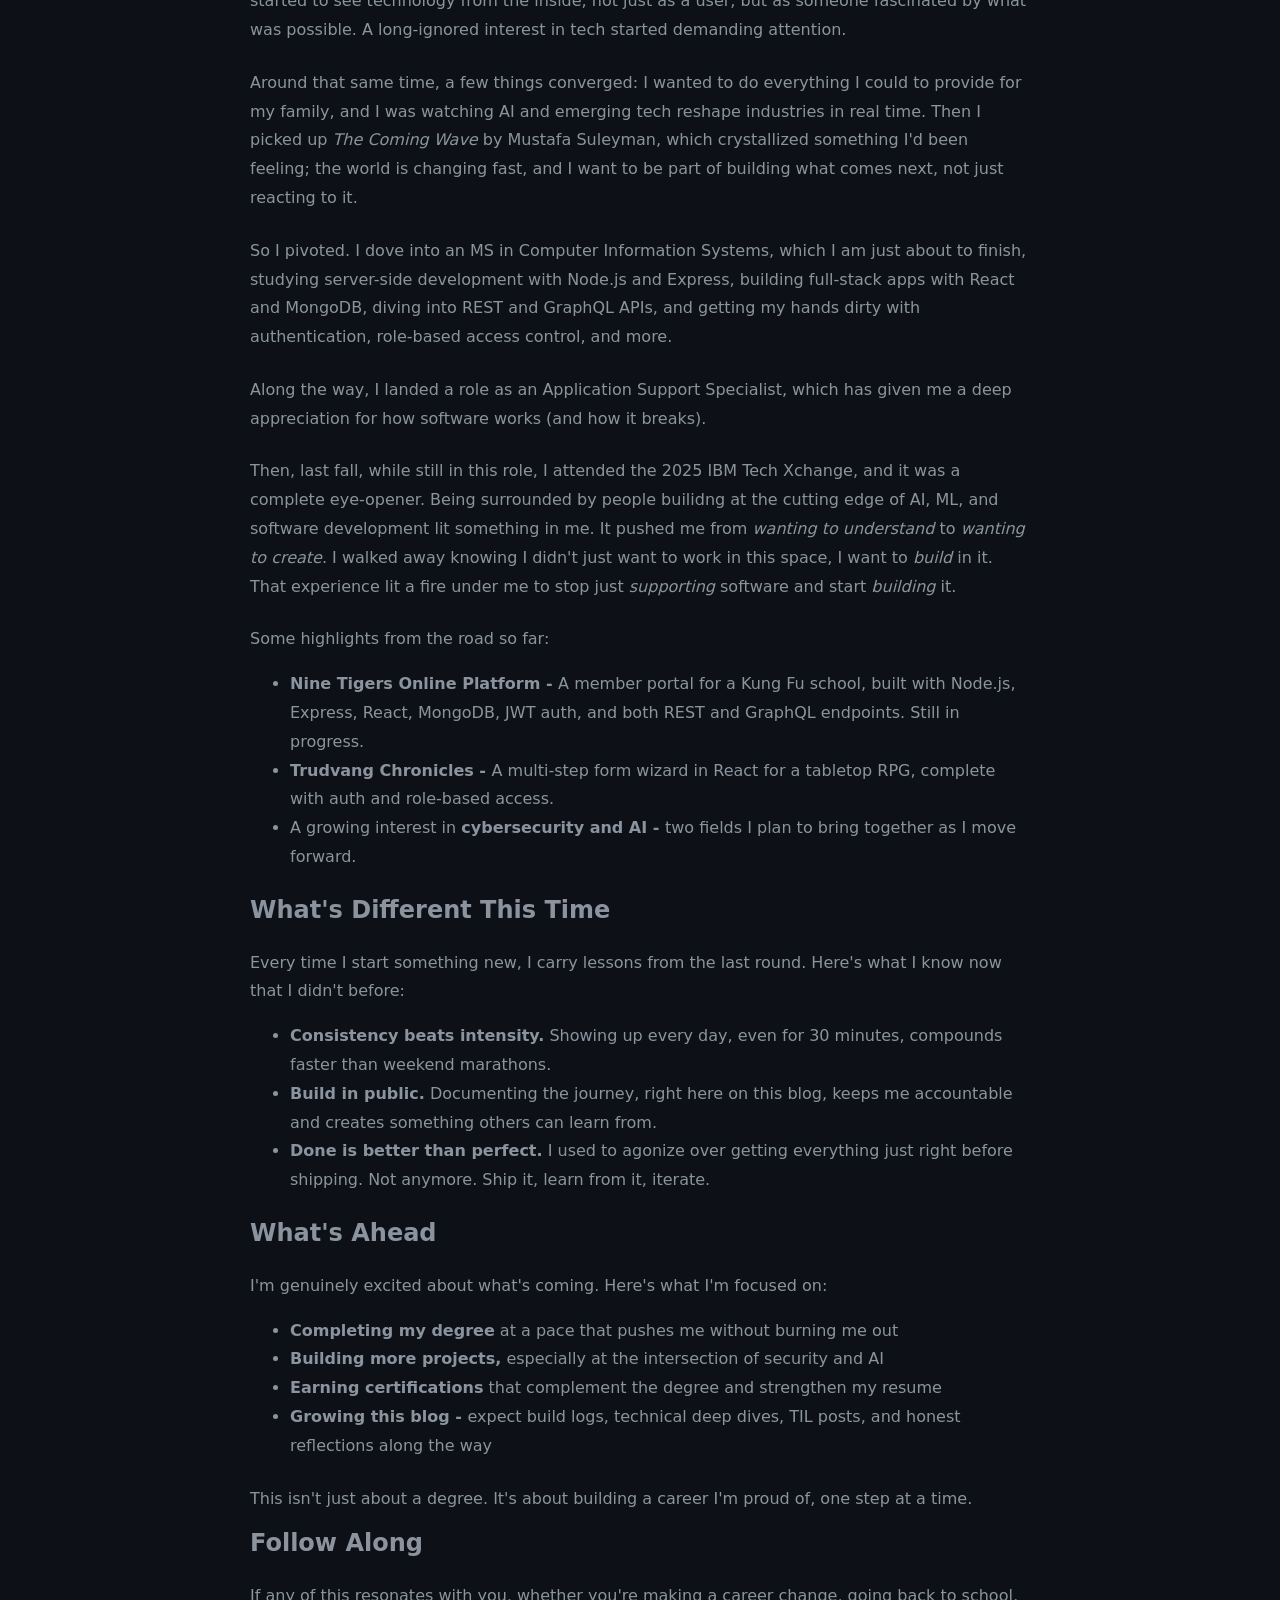
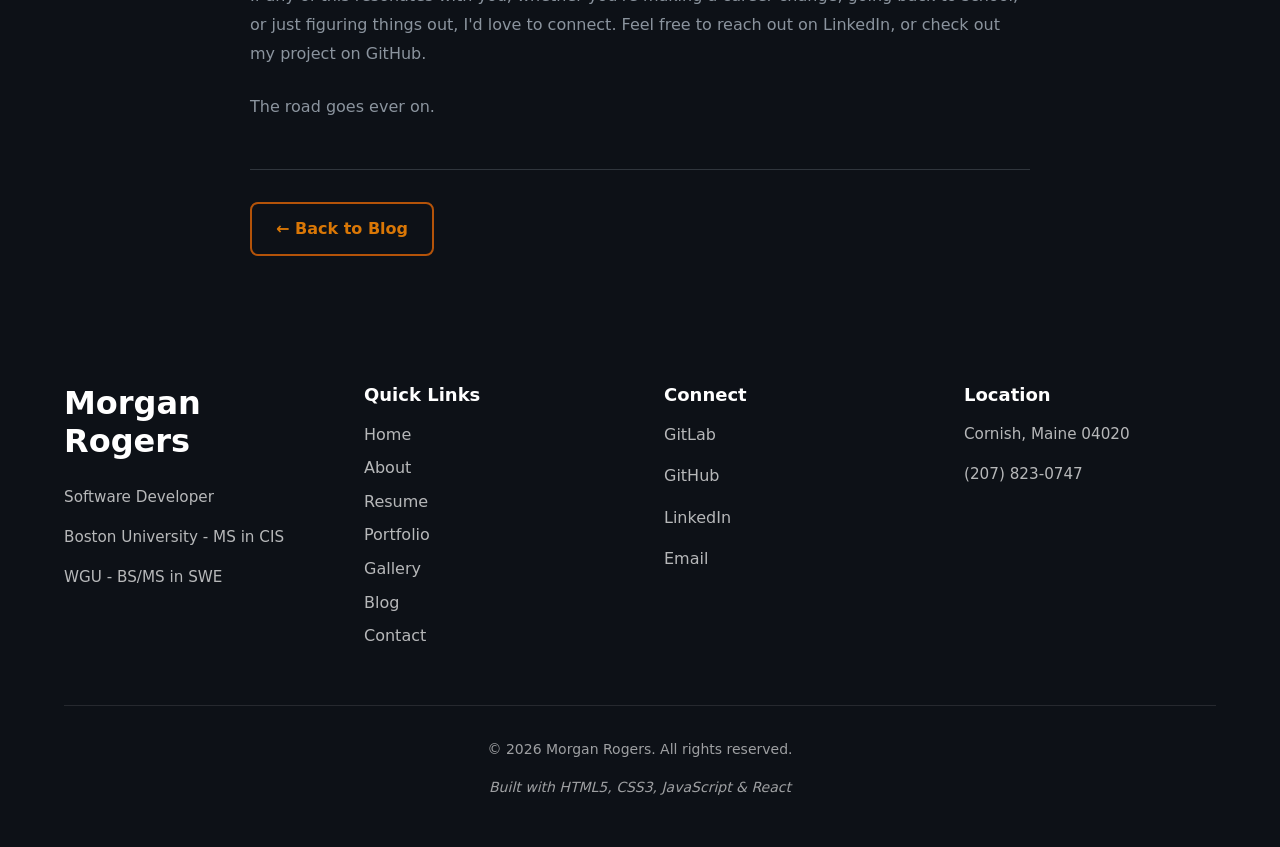
<file: blog/anotherRun.html>
<!DOCTYPE html>
<html lang="en">
    <head>
        <meta charset="UTF-8">
        <meta name="viewport" content="width=device-width, initial-scale=1.0">
        <meta name="description" content="Blog - Morgan Rogers | Insights on Web Development, Software Engineering, Cybersecurity, and My Journey in IT">
        <title>Blog - Morgan Rogers</title>
        <link rel="stylesheet" href="../styles.css">
    </head>
    <body>
        <nav class="navbar" id="navbar">
            <div class="nav-container">
                <div class="logo">
                    <a href="../index.html">Morgan Rogers</a>
                </div>
                <button class="nav-toggle" id="navToggle" aria-label="Toggle navigation">
                    <span></span>
                    <span></span>
                    <span></span>
                </button>
                <ul class="nav-menu" id="navMenu">
                    <li><a href="../index.html">Home</a></li>
                    <li><a href="../about.html">About</a></li>
                    <li><a href="../resume.html">Resume</a></li>
                    <li><a href="../portfolio.html">Portfolio</a></li>
                    <li><a href="../gallery.html">Gallery</a></li>
                    <li><a href="../blog.html">Blog</a></li>
                    <li><a href="../contact.html">Contact</a></li>
                </ul>
            </div>
        </nav>

        <header class="page-header">
            <div class="container">
                <h1>Blog</h1>
                <p>Thoughts, insights, and updates on web development, software engineering, cybersecurity, and my journey in IT.</p>
            </div>
        </header>

        <section class="blog-post-section">
            <div class="container">
                <article class="blog-post">
                    <header class="blog-post-header">
                        <h1>Continuing the Journey</h1>
                        <div class="blog-meta">
                            <span class="blog-date">March 18, 2026</span>
                            <span class="blog-author">Morgan Rogers</span>
                        </div>
                    </header>
                    <div class="blog-post-body">
                        <h3>Here we go again...</h3>
                        <p>
                            Well, it's time for another run. The journey continues, this time with WGU (Western Governors University).
                            For those who don't know, WGU is a fully online university that offers competency-based education, meaning
                            you can move through the material at your own pace and prove what you know, rather than sitting through a
                            semester on a fixed schedule. For someone like me, juggling work, family, projects, and life, that
                            flexibility is everything.
                        </p>
                        <h4>Why WGU?</h4>
                        <p>
                            I've been on this path for a while now, transitioning from Education Professional to Application Support
                            then to Web Application Development. But now comes another shift, this time into software engineering
                            and, ultimately, AI/ML engineering. Along the way, I've taken courses, built projects, and pushed myself
                            way outside my comfort zone. But I've reached a point where I need to step back and go about this in a sensible
                            way. I'm a lifelong learner, that passion to keep growing is what drives me, but passion alone isn't a plan. I
                            need a clear, structured path, one that will actually further my career. That means starting again, this time
                            with a BS in Software Engineering, building a rock-solid foundation, and then following it up with an MS in AI
                            Engineering. And I need a program that fits how I learn best: hands-on, self-paced, and practical.
                        </p>
                        <p>
                            WGU checked every box:
                        </p>
                        <ul style="margin-left: 40px;">
                            <li><strong>Competency-based model - </strong>I can accelerate through topics I already know and spend more time on what challenges me.</li>
                            <li><strong>Flexibility - </strong>I can keep working and building projects while earning my degree.</li>
                            <li><strong>Affordability - </strong>Let's be real, that matters. Enough said.</li>
                            <li><strong>Reputation in tech - </strong>WGU seems to be well-regarded by employers, especially for career changers like me.</li>
                        </ul>
                        <p></p>
                        <h4>Where I've Been</h4>
                        <p>
                            My path hasn't been a straight line, and honestly, that's what makes it worth writing about.
                        </p>
                        <p>
                            I earned my BS in Secondary Education with a focus on English Education - not because I loved grammar rules,
                            but because I've always been drawn to stories. That same love of narrative led me to writing, teaching, and
                            a lifelong passion for tabletop role-playing games. It still runs through everything I do. But life has a way
                            of redirecting you. After working as an Ed Tech, I started to see technology from the inside, not just as a
                            user, but as someone fascinated by what was possible. A long-ignored interest in tech started demanding attention.
                        </p>
                        <p>
                            Around that same time, a few things converged: I wanted to do everything I could to provide for my family, and
                            I was watching AI and emerging tech reshape industries in real time. Then I picked up <em>The Coming Wave</em>
                            by Mustafa Suleyman, which crystallized something I'd been feeling; the world is changing fast, and I want to
                            be part of building what comes next, not just reacting to it.
                        </p>
                        <p>
                            So I pivoted. I dove into an MS in Computer Information Systems, which I am just about to finish, studying
                            server-side development with Node.js and Express, building full-stack apps with React and MongoDB, diving into
                            REST and GraphQL APIs, and getting my hands dirty with authentication, role-based access control, and more.
                        </p>
                        <p>
                            Along the way, I landed a role as an Application Support Specialist, which has given me a deep appreciation for how
                            software works (and how it breaks).
                        </p>
                        <p>
                            Then, last fall, while still in this role, I attended the 2025 IBM Tech Xchange, and it was a complete eye-opener.
                            Being surrounded by people builidng at the cutting edge of AI, ML, and software development lit something in me. It
                            pushed me from <em>wanting to understand</em> to <em>wanting to create</em>. I walked away knowing I didn't just want
                            to work in this space, I want to <em>build</em> in it. That experience lit a fire under me to stop just <em>supporting</em>
                            software and start <em>building</em> it.
                        </p>
                        <p>
                            Some highlights from the road so far:
                        </p>
                        <ul style="margin-left: 40px;">
                            <li><strong>Nine Tigers Online Platform - </strong> A member portal for a Kung Fu school, built with Node.js, Express, React, MongoDB, JWT auth, and both REST and GraphQL endpoints. Still in progress.</li>
                            <li><strong>Trudvang Chronicles - </strong> A multi-step form wizard in React for a tabletop RPG, complete with auth and role-based access.</li>
                            <li>A growing interest in <strong>cybersecurity and AI - </strong> two fields I plan to bring together as I move forward.</li>
                        </ul>
                        <p></p>
                        <h4>What's Different This Time</h4>
                        <p>
                            Every time I start something new, I carry lessons from the last round. Here's what I know now that I didn't before:
                        </p>
                        <ul style="margin-left: 40px;">
                            <li><strong>Consistency beats intensity.</strong> Showing up every day, even for 30 minutes, compounds faster than weekend marathons.</li>
                            <li><strong>Build in public.</strong> Documenting the journey, right here on this blog, keeps me accountable and creates something others can learn from.</li>
                            <li><strong>Done is better than perfect.</strong> I used to agonize over getting everything just right before shipping. Not anymore. Ship it, learn from it, iterate.</li>
                        </ul>
                        <p></p>
                        <h4>What's Ahead</h4>
                        <p>
                            I'm genuinely excited about what's coming. Here's what I'm focused on:
                        </p>
                        <ul style="margin-left: 40px;">
                            <li><strong>Completing my degree</strong> at a pace that pushes me without burning me out</li>
                            <li><strong>Building more projects,</strong> especially at the intersection of security and AI</li>
                            <li><strong>Earning certifications</strong> that complement the degree and strengthen my resume</li>
                            <li><strong>Growing this blog - </strong>expect build logs, technical deep dives, TIL posts, and honest reflections along the way</li>
                        </ul>
                        <p>
                            This isn't just about a degree. It's about building a career I'm proud of, one step at a time.
                        </p>
                        <h4>Follow Along</h4>
                        <p>
                            If any of this resonates with you, whether you're making a career change, going back to school, or just figuring
                            things out, I'd love to connect. Feel free to reach out on LinkedIn, or check out my project on GitHub.
                        </p>
                        <p>
                            The road goes ever on.
                        </p>
                    </div>
                    <footer class="blog-post-footer">
                        <a href="../blog.html" class="btn btn-outline">← Back to Blog</a>
                    </footer>
                </article>
            </div>
        </section>

        <footer class="footer">
            <div class="container">
                <div class="footer-content">
                    <div class="footer-section">
                        <h3>Morgan Rogers</h3>
                        <p>Software Developer</p>
                        <p>Boston University - MS in CIS</p>
                        <p>WGU - BS/MS in SWE</p>
                    </div>
                    <div class="footer-section">
                        <h4>Quick Links</h4>
                        <ul>
                            <li><a href="../index.html">Home</a></li>
                            <li><a href="../about.html">About</a></li>
                            <li><a href="../resume.html">Resume</a></li>
                            <li><a href="../portfolio.html">Portfolio</a></li>
                            <li><a href="../gallery.html">Gallery</a></li>
                            <li><a href="../blog.html">Blog</a></li>
                            <li><a href="../contact.html">Contact</a></li>
                        </ul>
                    </div>
                    <div class="footer-section">
                        <h4>Connect</h4>
                        <ul class="social-links">
                            <li><a href="https://gitlab.com/mroge153" target="_blank" rel="noopener">GitLab</a></li>
                            <li><a href="https://github.com/PromptNebula05" target="_blank" rel="noopener">GitHub</a></li>
                            <li><a href="https://www.linkedin.com/in/morgan-rogers-0042972b9/" target ="_blank" rel="noopener">LinkedIn</a></li>
                            <li><a href="mailto:mrgn.rogers@gmail.com">Email</a></li>
                        </ul>
                    </div>
                    <div class="footer-section">
                        <h4>Location</h4>
                        <p>Cornish, Maine 04020</p>
                        <p>(207) 823-0747</p>
                    </div>
                </div>
                <div class="footer-bottom">
                    <p>&copy; 2026 Morgan Rogers. All rights reserved.</p>
                    <p class="footer-note">Built with HTML5, CSS3, JavaScript & React</p>
                </div>
            </div>
        </footer>

        <script src="../script.js"></script>
    </body>
</html>
</file>
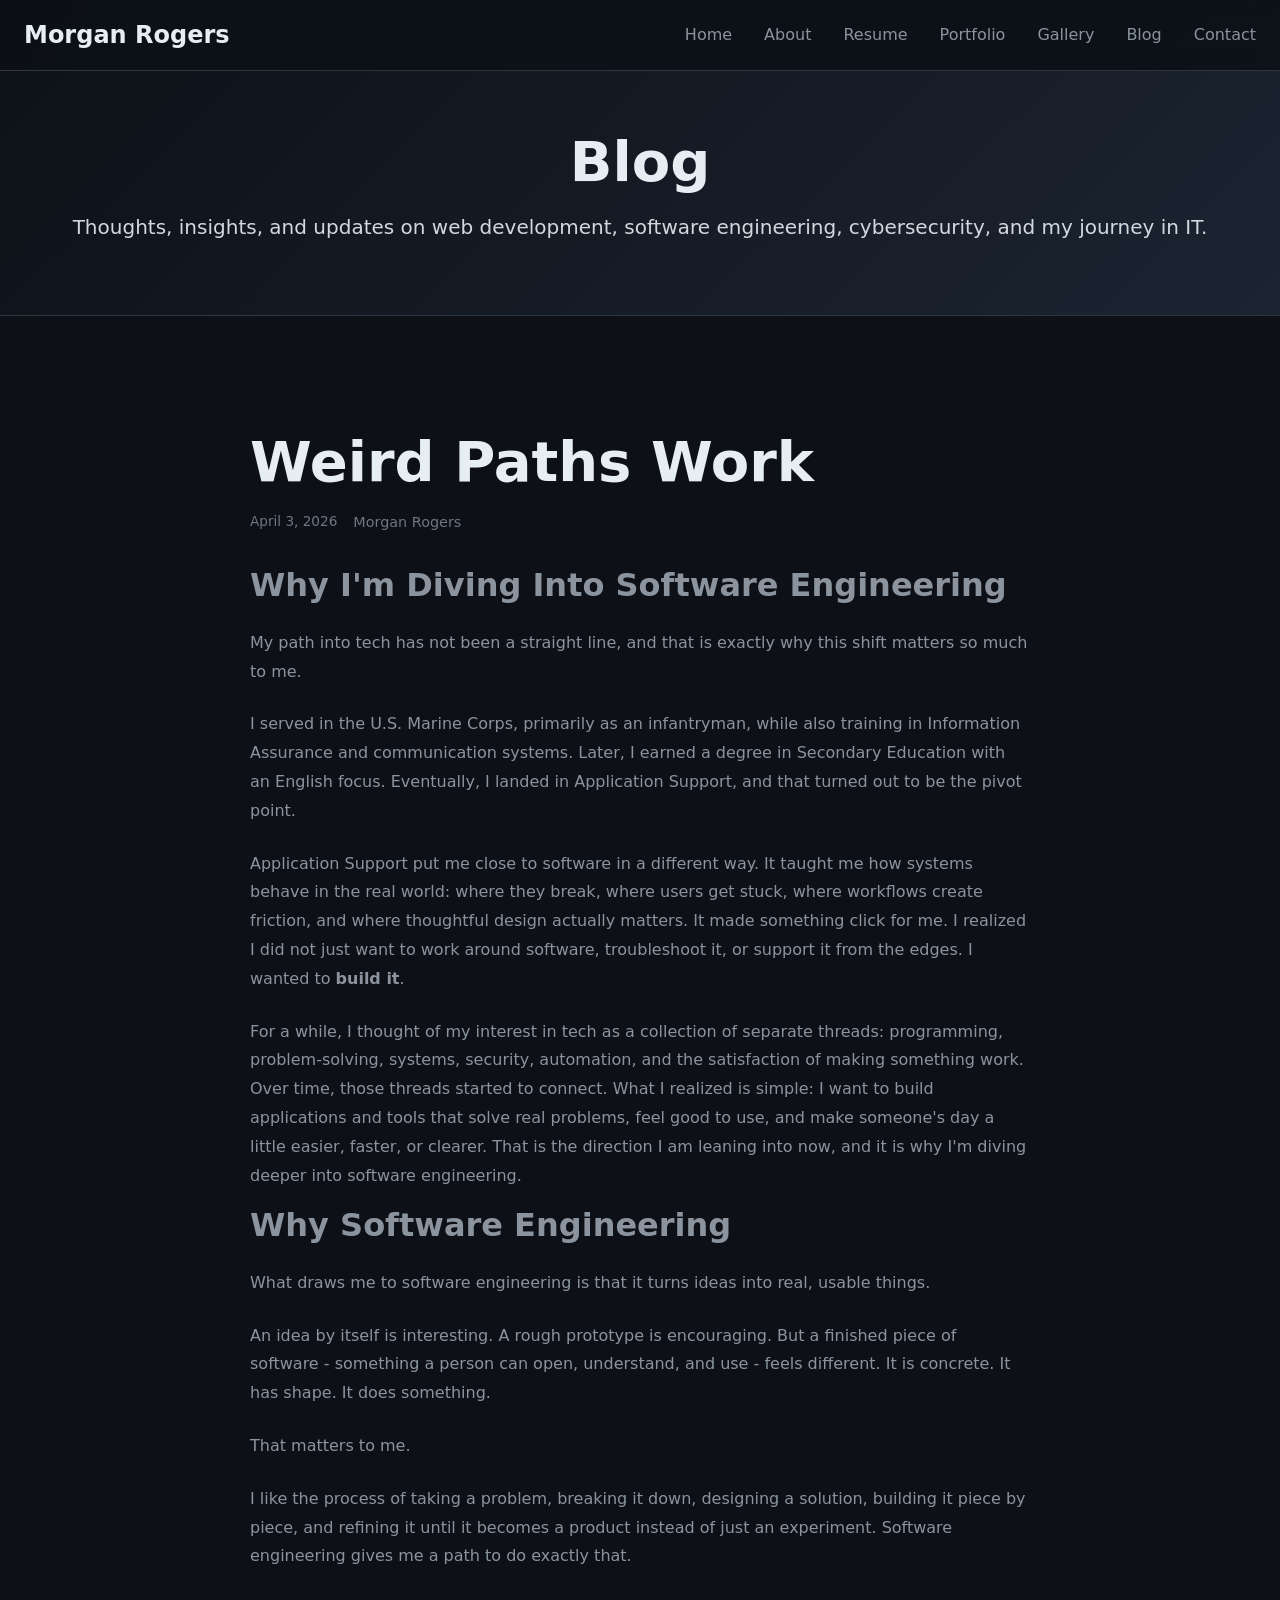
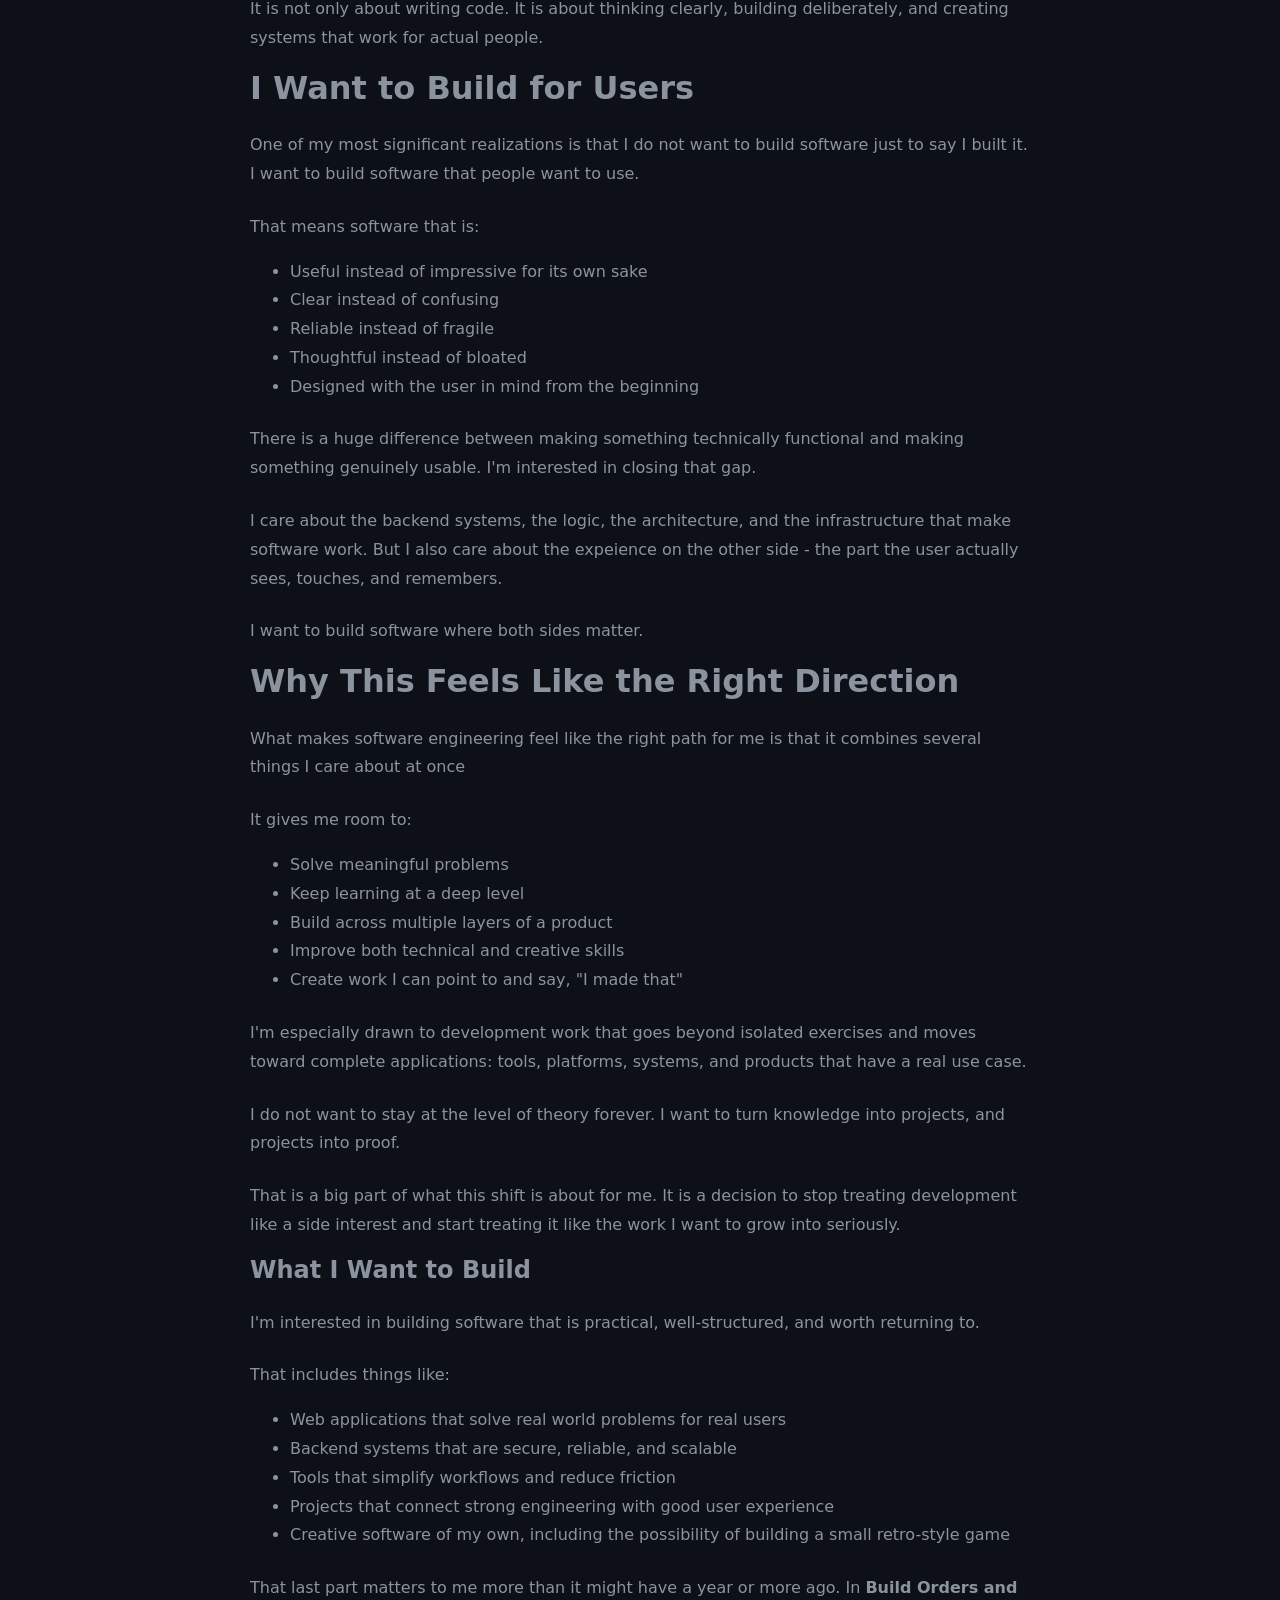
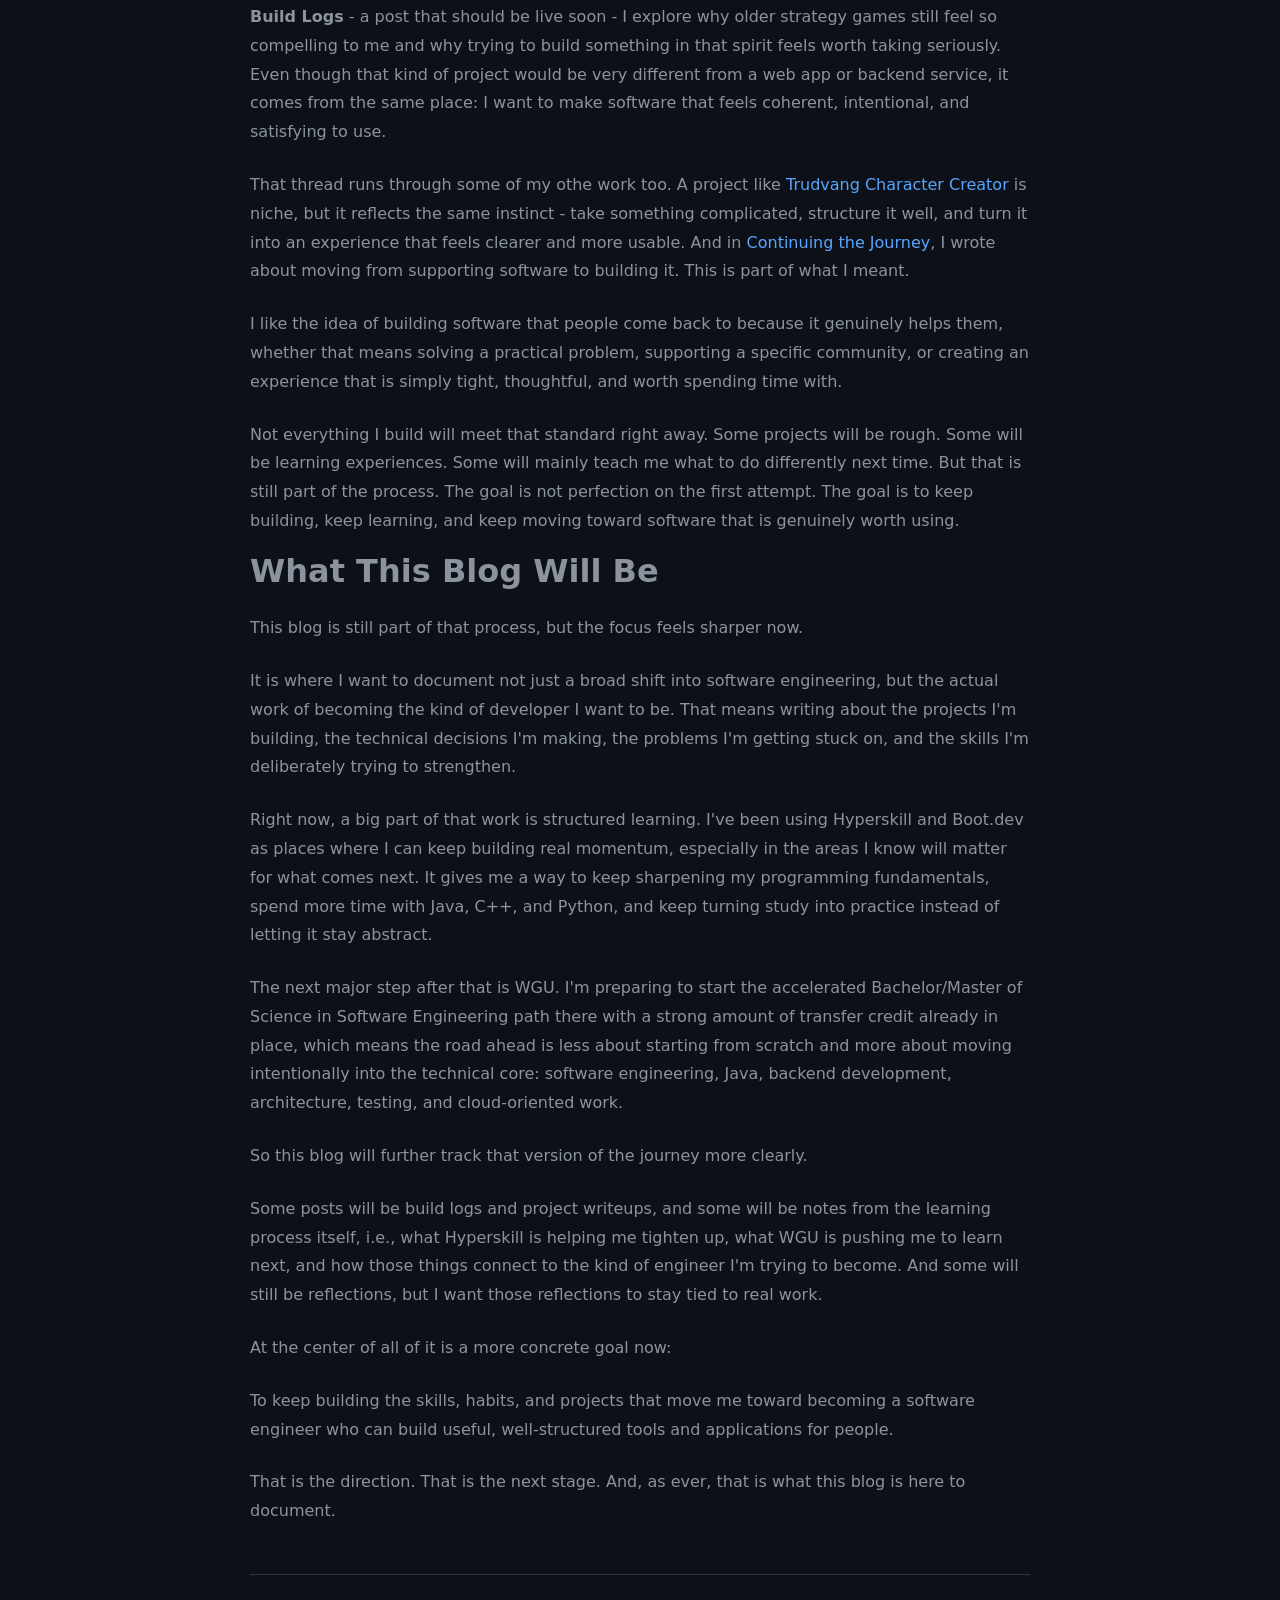
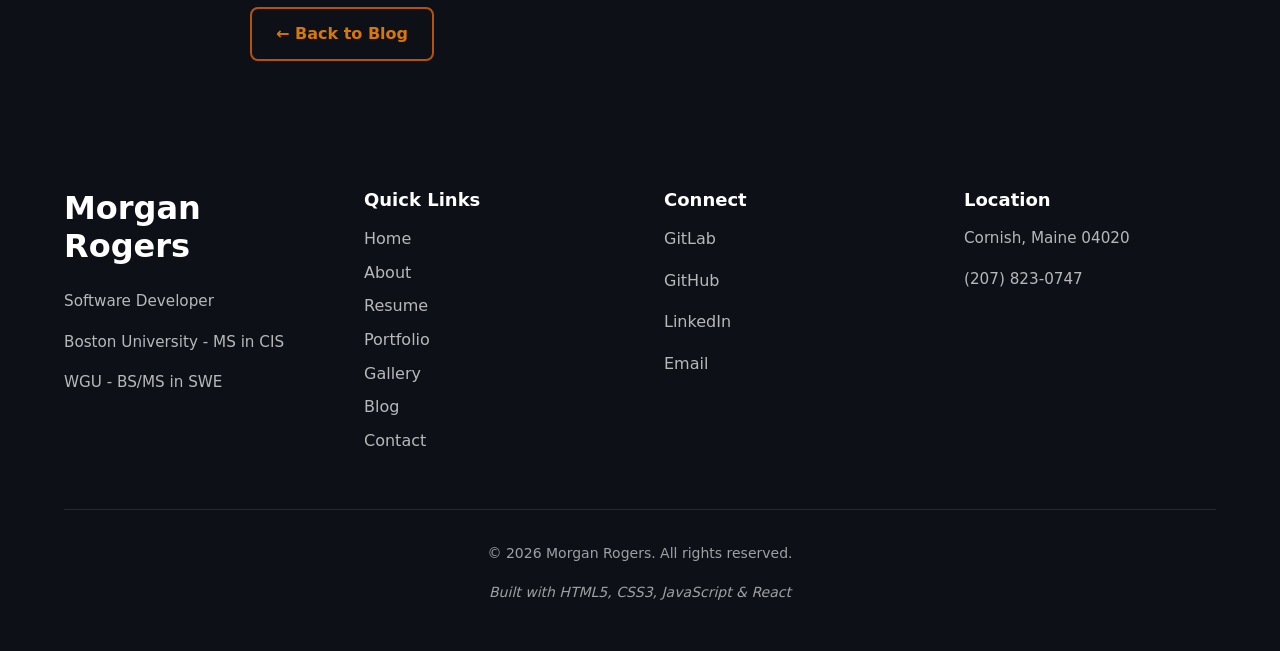
<file: blog/softwareDev.html>
<!DOCTYPE html>
<html lang="en">
    <head>
        <meta charset="UTF-8">
        <meta name="viewport" content="width=device-width, initial-scale=1.0">
        <meta name="description" content="Blog - Morgan Rogers | Insights on Web Development, Software Engineering, Cybersecurity, and My Journey in IT">
        <title>Blog - Morgan Rogers</title>
        <link rel="stylesheet" href="../styles.css">
    </head>
    <body>
        <nav class="navbar" id="navbar">
            <div class="nav-container">
                <div class="logo">
                    <a href="../index.html">Morgan Rogers</a>
                </div>
                <button class="nav-toggle" id="navToggle" aria-label="Toggle navigation">
                    <span></span>
                    <span></span>
                    <span></span>
                </button>
                <ul class="nav-menu" id="navMenu">
                    <li><a href="../index.html">Home</a></li>
                    <li><a href="../about.html">About</a></li>
                    <li><a href="../resume.html">Resume</a></li>
                    <li><a href="../portfolio.html">Portfolio</a></li>
                    <li><a href="../gallery.html">Gallery</a></li>
                    <li><a href="../blog.html">Blog</a></li>
                    <li><a href="../contact.html">Contact</a></li>
                </ul>
            </div>
        </nav>

        <header class="page-header">
            <div class="container">
                <h1>Blog</h1>
                <p>Thoughts, insights, and updates on web development, software engineering, cybersecurity, and my journey in IT.</p>
            </div>
        </header>

        <section class="blog-post-section">
            <div class="container">
                <article class="blog-post">
                    <header class="blog-post-header">
                        <h1>Weird Paths Work</h1>
                        <div class="blog-meta">
                            <span class="blog-date">April 3, 2026</span>
                            <span class="blog-author">Morgan Rogers</span>
                        </div>
                    </header>
                    <div class="blog-post-body">
                        <h3>Why I'm Diving Into Software Engineering</h3>
                        <p>
                            My path into tech has not been a straight line, and that is exactly why this shift matters so much to me.
                        </p>
                        <p>
                            I served in the U.S. Marine Corps, primarily as an infantryman, while also training in Information Assurance and
                            communication systems. Later, I earned a degree in Secondary Education with an English focus. Eventually, I landed in
                            Application Support, and that turned out to be the pivot point.
                        </p>
                        <p>
                            Application Support put me close to software in a different way. It taught me how systems behave in the real world:
                            where they break, where users get stuck, where workflows create friction, and where thoughtful design actually matters.
                            It made something click for me. I realized I did not just want to work around software, troubleshoot it, or support it
                            from the edges. I wanted to <strong>build it</strong>.
                        </p>
                        <p>
                            For a while, I thought of my interest in tech as a collection of separate threads: programming, problem-solving, systems,
                            security, automation, and the satisfaction of making something work. Over time, those threads started to connect. What I
                            realized is simple: I want to build applications and tools that solve real problems, feel good to use, and make someone's
                            day a little easier, faster, or clearer. That is the direction I am leaning into now, and it is why I'm diving deeper
                            into software engineering.
                        </p>
                        <h3>Why Software Engineering</h3>
                        <p>
                            What draws me to software engineering is that it turns ideas into real, usable things.
                        </p>
                        <p>
                            An idea by itself is interesting. A rough prototype is encouraging. But a finished piece of software - something a person
                            can open, understand, and use - feels different. It is concrete. It has shape. It does something.
                        </p>
                        <p>
                            That matters to me.
                        </p>
                        <p>
                            I like the process of taking a problem, breaking it down, designing a solution, building it piece by piece, and refining
                            it until it becomes a product instead of just an experiment. Software engineering gives me a path to do exactly that.
                        </p>
                        <p>
                            It is not only about writing code. It is about thinking clearly, building deliberately, and creating systems that work
                            for actual people.
                        </p>
                        <h3>I Want to Build for Users</h3>
                        <p>
                            One of my most significant realizations is that I do not want to build software just to say I built it. I want to build
                            software that people want to use.
                        </p>
                        <p>
                            That means software that is:
                        </p>
                        <ul style="margin-left: 40px;">
                            <li>Useful instead of impressive for its own sake</li>
                            <li>Clear instead of confusing</li>
                            <li>Reliable instead of fragile</li>
                            <li>Thoughtful instead of bloated</li>
                            <li>Designed with the user in mind from the beginning</li>
                        </ul>
                        <p>
                            There is a huge difference between making something technically functional and making something genuinely usable. I'm
                            interested in closing that gap.
                        </p>
                        <p>
                            I care about the backend systems, the logic, the architecture, and the infrastructure that make software work. But I also
                            care about the expeience on the other side - the part the user actually sees, touches, and remembers.
                        </p>
                        <p>
                            I want to build software where both sides matter.
                        </p>
                        <h3>Why This Feels Like the Right Direction</h3>
                        <p>
                            What makes software engineering feel like the right path for me is that it combines several things I care about at once
                        </p>
                        <p>
                            It gives me room to:
                        </p>
                        <ul style="margin-left: 40px;">
                            <li>Solve meaningful problems</li>
                            <li>Keep learning at a deep level</li>
                            <li>Build across multiple layers of a product</li>
                            <li>Improve both technical and creative skills</li>
                            <li>Create work I can point to and say, "I made that"</li>
                        </ul>
                        <p>
                            I'm especially drawn to development work that goes beyond isolated exercises and moves toward complete applications:
                            tools, platforms, systems, and products that have a real use case.
                        </p>
                        <p>
                            I do not want to stay at the level of theory forever. I want to turn knowledge into projects, and projects into proof.
                        </p>
                        <p>
                            That is a big part of what this shift is about for me. It is a decision to stop treating development like a side
                            interest and start treating it like the work I want to grow into seriously.
                        </p>
                        <h4>What I Want to Build</h4>
                        <p>
                            I'm interested in building software that is practical, well-structured, and worth returning to.
                        </p>
                        <p>
                            That includes things like:
                        </p>
                        <ul style="margin-left: 40px;">
                            <li>Web applications that solve real world problems for real users</li>
                            <li>Backend systems that are secure, reliable, and scalable</li>
                            <li>Tools that simplify workflows and reduce friction</li>
                            <li>Projects that connect strong engineering with good user experience</li>
                            <li>Creative software of my own, including the possibility of building a small retro-style game</li>
                        </ul>
                        <p>
                            That last part matters to me more than it might have a year or more ago. In <strong>Build Orders and Build Logs</strong>
                            - a post that should be live soon - I explore why older strategy games still feel so compelling to me and why trying to
                            build something in that spirit feels worth taking seriously. Even though that kind of project would be very different
                            from a web app or backend service, it comes from the same place: I want to make software that feels coherent,
                            intentional, and satisfying to use.
                        </p>
                        <p>
                            That thread runs through some of my othe work too. A project like <a href="/blog/trudvangCharacterCreator.html">Trudvang Character Creator</a>
                            is niche, but it reflects the same instinct - take something complicated, structure it well, and turn it into an
                            experience that feels clearer and more usable. And in <a href="/blog/anotherRun.html">Continuing the Journey</a>,
                            I wrote about moving from supporting software to building it. This is part of what I meant.
                        </p>
                        <p>
                            I like the idea of building software that people come back to because it genuinely helps them, whether that means
                            solving a practical problem, supporting a specific community, or creating an experience that is simply tight,
                            thoughtful, and worth spending time with.
                        </p>
                        <p>
                            Not everything I build will meet that standard right away. Some projects will be rough. Some will be learning experiences.
                            Some will mainly teach me what to do differently next time. But that is still part of the process. The goal is not
                            perfection on the first attempt. The goal is to keep building, keep learning, and keep moving toward software that is
                            genuinely worth using.
                        </p>
                        <h3>What This Blog Will Be</h3>
                        <p>
                            This blog is still part of that process, but the focus feels sharper now.
                        </p>
                        <p>
                            It is where I want to document not just a broad shift into software engineering, but the actual work of becoming the kind
                            of developer I want to be. That means writing about the projects I'm building, the technical decisions I'm making, the
                            problems I'm getting stuck on, and the skills I'm deliberately trying to strengthen.
                        </p>
                        <p>
                            Right now, a big part of that work is structured learning. I've been using Hyperskill and Boot.dev as places where I can
                            keep building real momentum, especially in the areas I know will matter for what comes next. It gives me a way to keep
                            sharpening my programming fundamentals, spend more time with Java, C++, and Python, and keep turning study into practice
                            instead of letting it stay abstract.
                        </p>
                        <p>
                            The next major step after that is WGU. I'm preparing to start the accelerated Bachelor/Master of Science in Software Engineering
                            path there with a strong amount of transfer credit already in place, which means the road ahead is less about starting
                            from scratch and more about moving intentionally into the technical core: software engineering, Java, backend development,
                            architecture, testing, and cloud-oriented work.
                        </p>
                        <p>
                            So this blog will further track that version of the journey more clearly.
                        </p>
                        <p>
                            Some posts will be build logs and project writeups, and some will be notes from the learning process itself, i.e., what
                            Hyperskill is helping me tighten up, what WGU is pushing me to learn next, and how those things connect to the kind of
                            engineer I'm trying to become. And some will still be reflections, but I want those reflections to stay tied to real work.
                        </p>
                        <p>
                            At the center of all of it is a more concrete goal now:
                        </p>
                        <p>
                            To keep building the skills, habits, and projects that move me toward becoming a software engineer who can build useful,
                            well-structured tools and applications for people.
                        </p>
                        <p>
                            That is the direction. That is the next stage. And, as ever, that is what this blog is here to document.
                        </p>
                    </div>
                    <footer class="blog-post-footer">
                        <a href="../blog.html" class="btn btn-outline">← Back to Blog</a>
                    </footer>
                </article>
            </div>
        </section>

        <footer class="footer">
            <div class="container">
                <div class="footer-content">
                    <div class="footer-section">
                        <h3>Morgan Rogers</h3>
                        <p>Software Developer</p>
                        <p>Boston University - MS in CIS</p>
                        <p>WGU - BS/MS in SWE</p>
                    </div>
                    <div class="footer-section">
                        <h4>Quick Links</h4>
                        <ul>
                            <li><a href="../index.html">Home</a></li>
                            <li><a href="../about.html">About</a></li>
                            <li><a href="../resume.html">Resume</a></li>
                            <li><a href="../portfolio.html">Portfolio</a></li>
                            <li><a href="../gallery.html">Gallery</a></li>
                            <li><a href="../blog.html">Blog</a></li>
                            <li><a href="../contact.html">Contact</a></li>
                        </ul>
                    </div>
                    <div class="footer-section">
                        <h4>Connect</h4>
                        <ul class="social-links">
                            <li><a href="https://gitlab.com/mroge153" target="_blank" rel="noopener">GitLab</a></li>
                            <li><a href="https://github.com/PromptNebula05" target="_blank" rel="noopener">GitHub</a></li>
                            <li><a href="https://www.linkedin.com/in/morgan-rogers-0042972b9/" target ="_blank" rel="noopener">LinkedIn</a></li>
                            <li><a href="mailto:mrgn.rogers@gmail.com">Email</a></li>
                        </ul>
                    </div>
                    <div class="footer-section">
                        <h4>Location</h4>
                        <p>Cornish, Maine 04020</p>
                        <p>(207) 823-0747</p>
                    </div>
                </div>
                <div class="footer-bottom">
                    <p>&copy; 2026 Morgan Rogers. All rights reserved.</p>
                    <p class="footer-note">Built with HTML5, CSS3, JavaScript & React</p>
                </div>
            </div>
        </footer>

        <script src="../script.js"></script>
    </body>
</html>
</file>
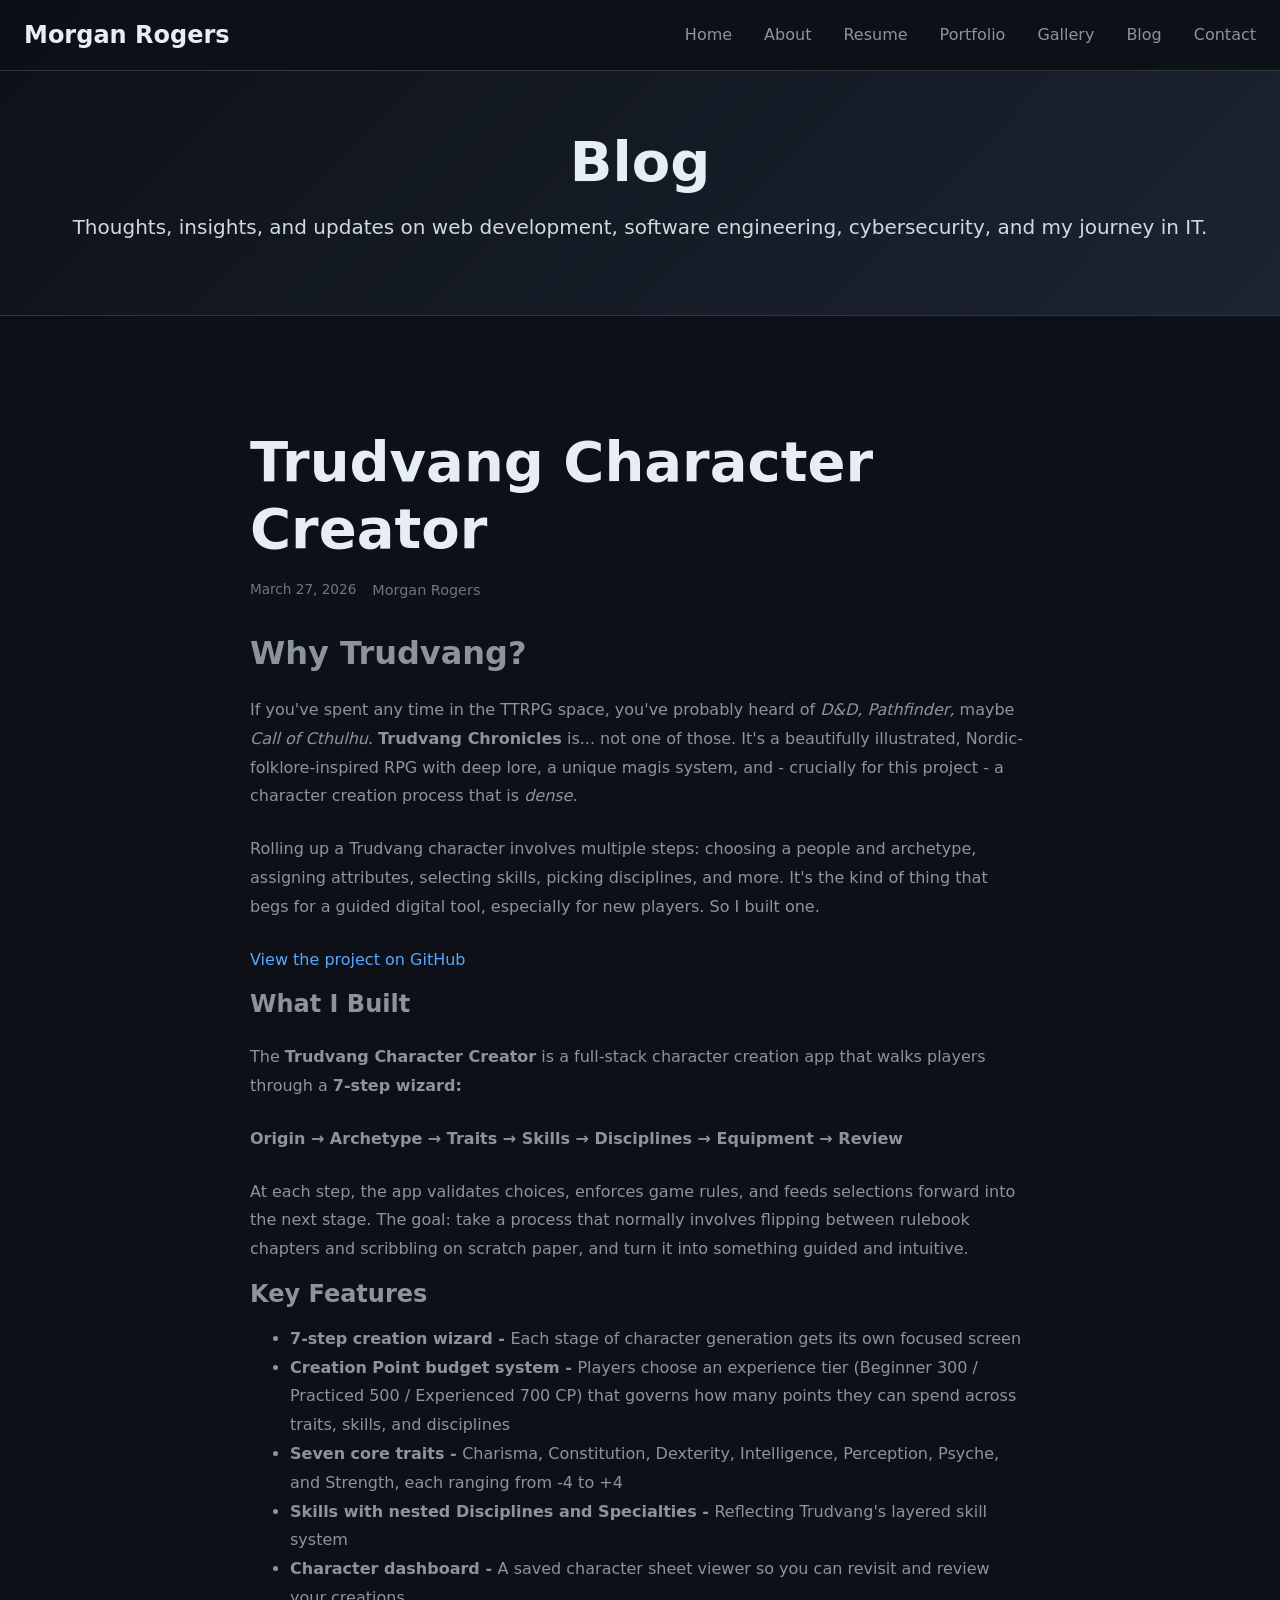
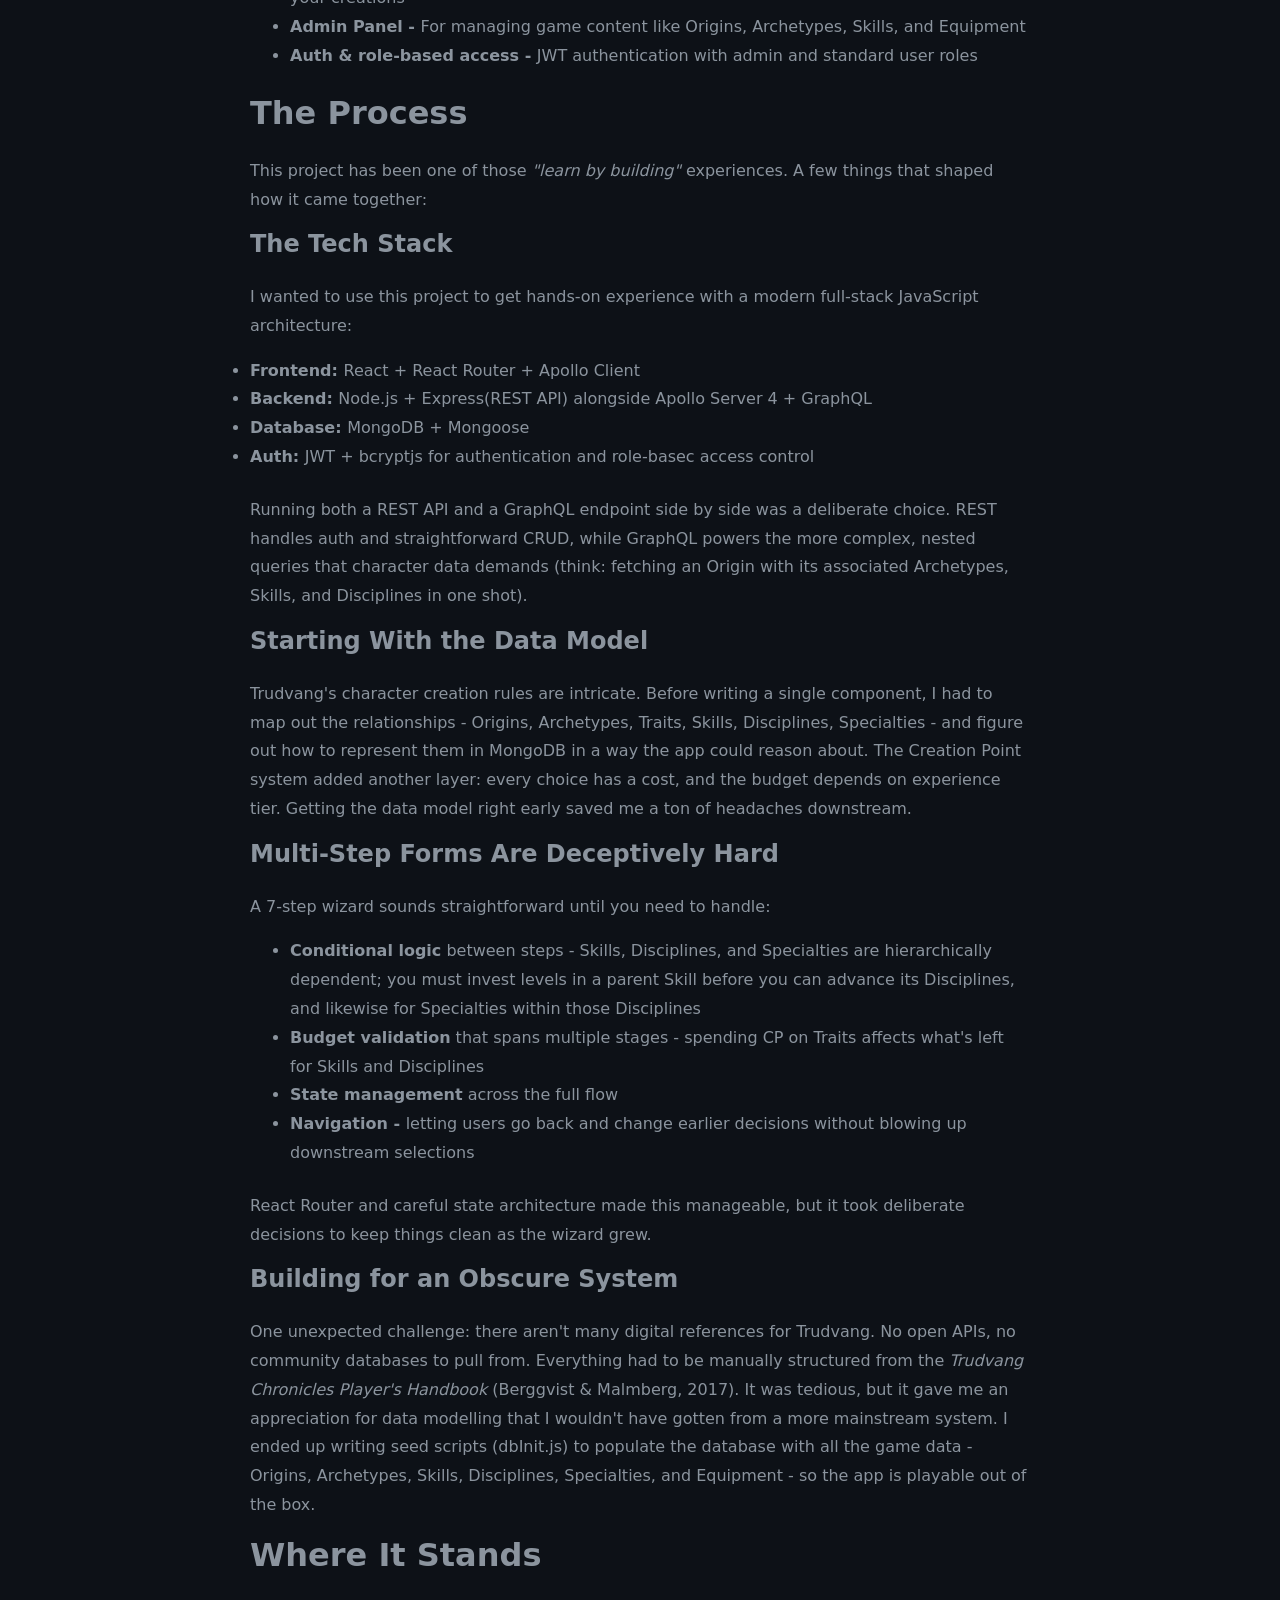
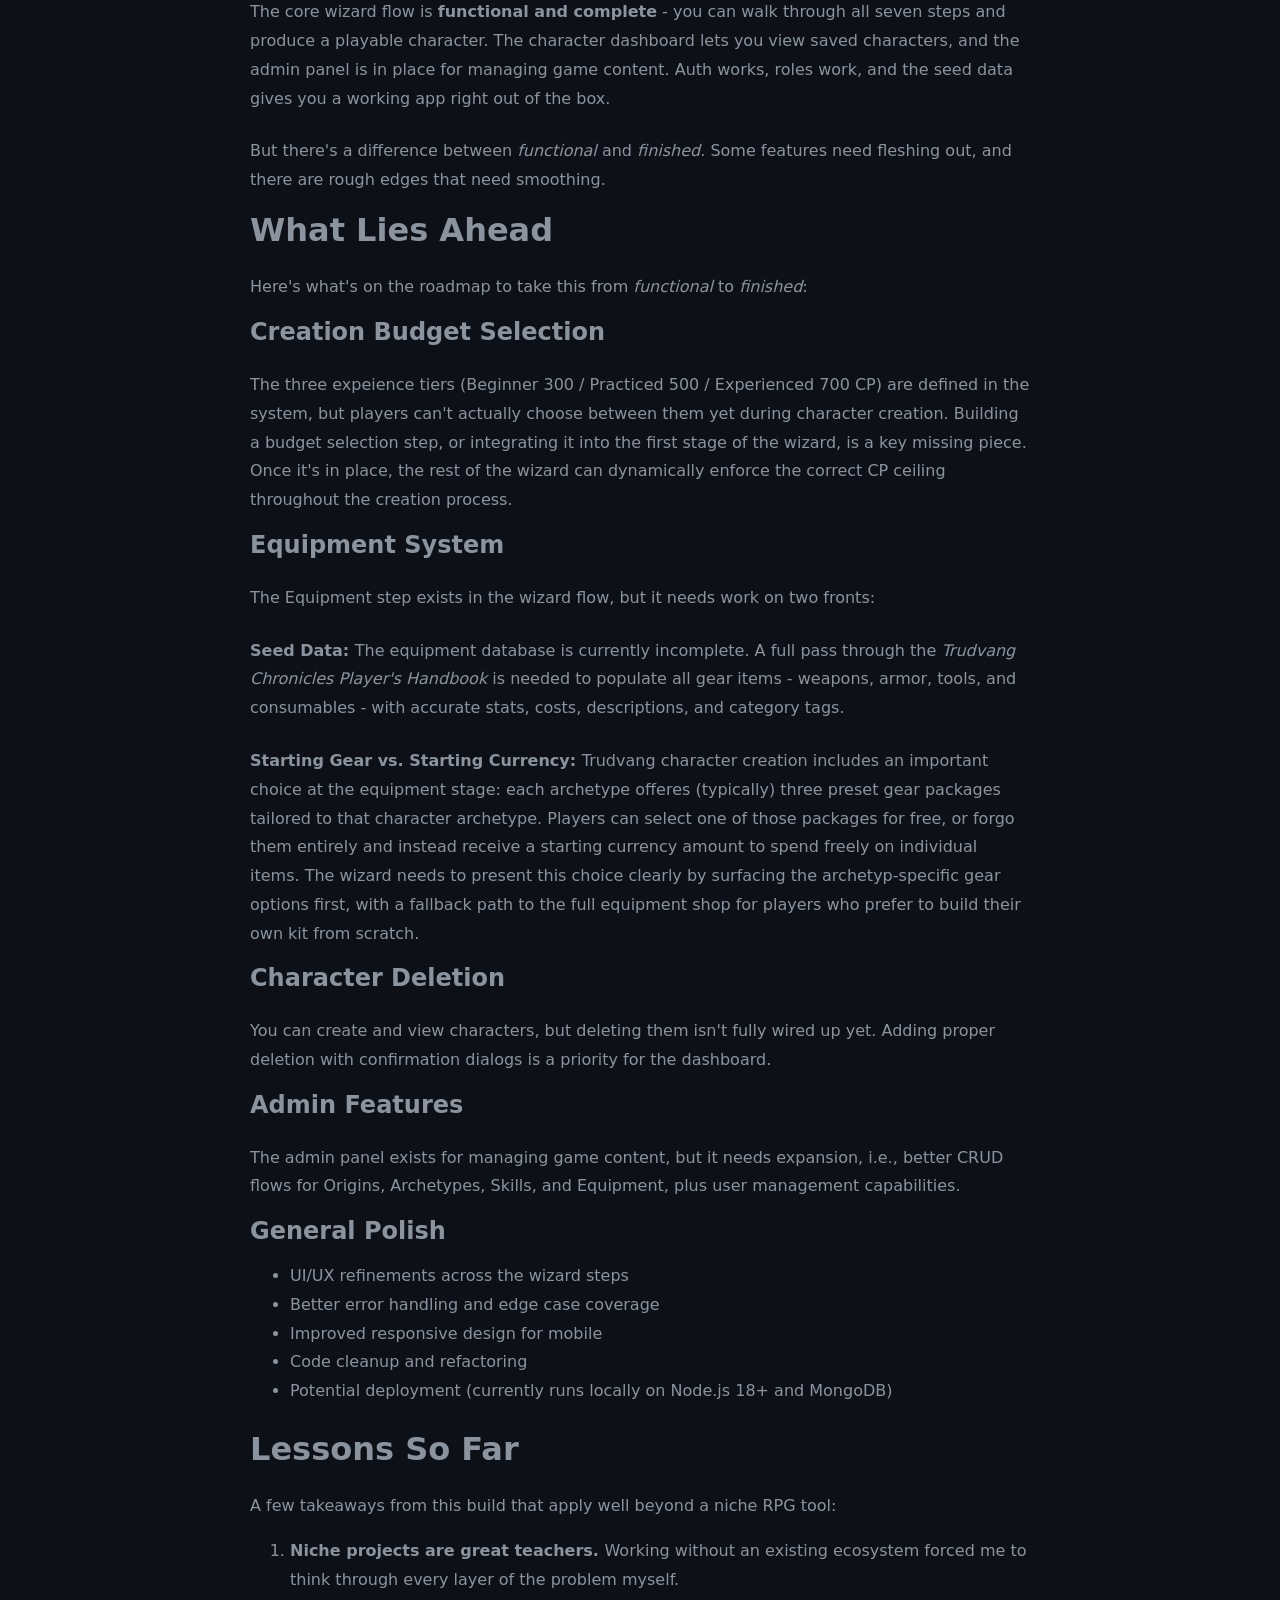
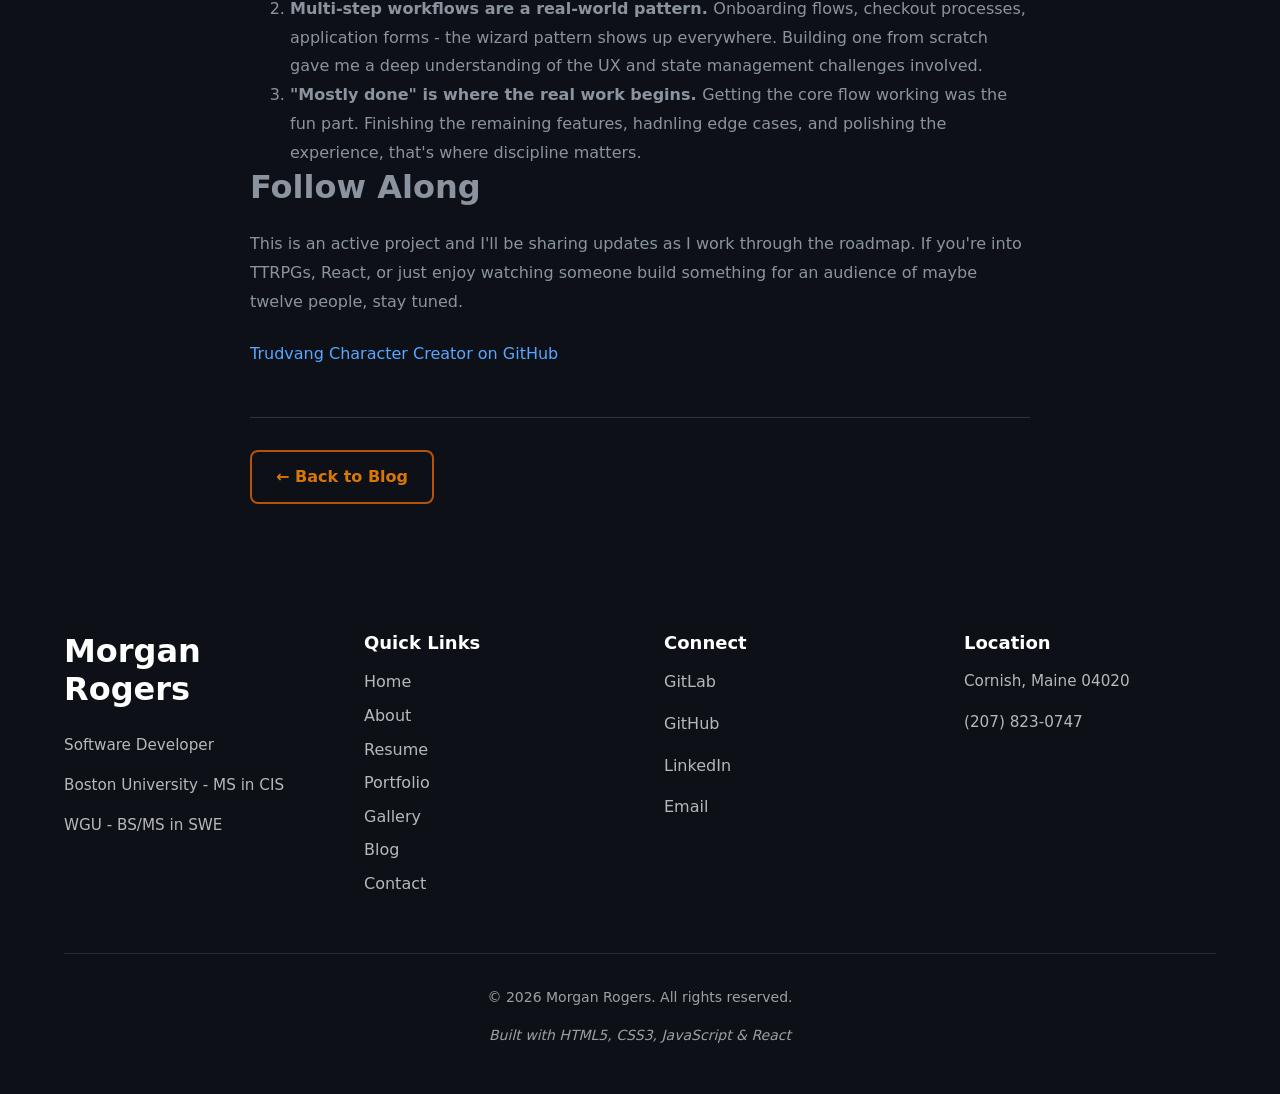
<file: blog/trudvangCharacterCreator.html>
<!DOCTYPE html>
<html lang="en">
    <head>
        <meta charset="UTF-8">
        <meta name="viewport" content="width=device-width, initial-scale=1.0">
        <meta name="description" content="Blog - Morgan Rogers | Insights on Web Development, Software Engineering, Cybersecurity, and My Journey in IT">
        <title>Blog - Morgan Rogers</title>
        <link rel="stylesheet" href="../styles.css">
    </head>
    <body>
        <nav class="navbar" id="navbar">
            <div class="nav-container">
                <div class="logo">
                    <a href="../index.html">Morgan Rogers</a>
                </div>
                <button class="nav-toggle" id="navToggle" aria-label="Toggle navigation">
                    <span></span>
                    <span></span>
                    <span></span>
                </button>
                <ul class="nav-menu" id="navMenu">
                    <li><a href="../index.html">Home</a></li>
                    <li><a href="../about.html">About</a></li>
                    <li><a href="../resume.html">Resume</a></li>
                    <li><a href="../portfolio.html">Portfolio</a></li>
                    <li><a href="../gallery.html">Gallery</a></li>
                    <li><a href="../blog.html">Blog</a></li>
                    <li><a href="../contact.html">Contact</a></li>
                </ul>
            </div>
        </nav>

        <header class="page-header">
            <div class="container">
                <h1>Blog</h1>
                <p>Thoughts, insights, and updates on web development, software engineering, cybersecurity, and my journey in IT.</p>
            </div>
        </header>

        <section class="blog-post-section">
            <div class="container">
                <article class="blog-post">
                    <header class="blog-post-header">
                        <h1>Trudvang Character Creator</h1>
                        <div class="blog-meta">
                            <span class="blog-date">March 27, 2026</span>
                            <span class="blog-author">Morgan Rogers</span>
                        </div>
                    </header>
                    <div class="blog-post-body">
                        <h3>Why Trudvang?</h3>
                        <p>
                            If you've spent any time in the TTRPG space, you've probably heard of <em>D&D, Pathfinder,</em> maybe <em>Call of Cthulhu</em>.
                            <strong>Trudvang Chronicles</strong> is... not one of those. It's a beautifully illustrated, Nordic-folklore-inspired RPG with
                            deep lore, a unique magis system, and - crucially for this project - a character creation process that is <em>dense</em>.
                        </p>
                        <p>
                            Rolling up a Trudvang character involves multiple steps: choosing a people and archetype, assigning attributes, selecting skills,
                            picking disciplines, and more. It's the kind of thing that begs for a guided digital tool, especially for new players. So I built one.
                        </p>
                        <p>
                            <a href="https://github.com/PromptNebula05/Trudvang_Project/tree/main/Trudvang_Character_Creator">View the project on GitHub</a>
                        </p>
                        <h4>What I Built</h4>
                        <p>
                            The <strong>Trudvang Character Creator</strong> is a full-stack character creation app that walks players through a 
                            <strong>7-step wizard:</strong>
                        </p>
                        <p>
                            <strong>Origin → Archetype → Traits → Skills → Disciplines → Equipment → Review</strong>
                        </p>
                        <p>
                            At each step, the app validates choices, enforces game rules, and feeds selections forward into the next stage. The goal: take a process
                            that normally involves flipping between rulebook chapters and scribbling on scratch paper, and turn it into something guided and intuitive.
                        </p>
                        <h4>Key Features</h4>
                        <ul style="margin-left: 40px;">
                            <li><strong>7-step creation wizard - </strong>Each stage of character generation gets its own focused screen</li>
                            <li><strong>Creation Point budget system - </strong>Players choose an experience tier (Beginner 300 / Practiced 500 / Experienced 700 CP) that
                            governs how many points they can spend across traits, skills, and disciplines</li>
                            <li><strong>Seven core traits - </strong>Charisma, Constitution, Dexterity, Intelligence, Perception, Psyche, and Strength, each ranging from -4 to +4</li>
                            <li><strong>Skills with nested Disciplines and Specialties - </strong>Reflecting Trudvang's layered skill system</li>
                            <li><strong>Character dashboard - </strong>A saved character sheet viewer so you can revisit and review your creations</li>
                            <li><strong>Admin Panel - </strong>For managing game content like Origins, Archetypes, Skills, and Equipment</li>
                            <li><strong>Auth & role-based access - </strong>JWT authentication with admin and standard user roles</li>
                        </ul>
                        <p></p>
                        <h3>The Process</h3>
                        <p>
                            This project has been one of those <em>"learn by building"</em> experiences. A few things that shaped how it came together:
                        </p>
                        <h4>The Tech Stack</h4>
                        <p>
                            I wanted to use this project to get hands-on experience with a modern full-stack JavaScript architecture:
                        </p>
                        <ul style="margin-left: 40 px;">
                            <li><strong>Frontend: </strong>React + React Router + Apollo Client</li>
                            <li><strong>Backend: </strong>Node.js + Express(REST API) alongside Apollo Server 4 + GraphQL</li>
                            <li><strong>Database: </strong>MongoDB + Mongoose</li>
                            <li><strong>Auth: </strong>JWT + bcryptjs for authentication and role-basec access control</li>
                        </ul>
                        <p></p>
                        <p>
                            Running both a REST API and a GraphQL endpoint side by side was a deliberate choice. REST handles auth and straightforward CRUD, while GraphQL powers
                            the more complex, nested queries that character data demands (think: fetching an Origin with its associated Archetypes, Skills, and Disciplines in 
                            one shot).
                        </p>
                        <h4>Starting With the Data Model</h4>
                        <p>
                            Trudvang's character creation rules are intricate. Before writing a single component, I had to map out the relationships - Origins, Archetypes, Traits,
                            Skills, Disciplines, Specialties - and figure out how to represent them in MongoDB in a way the app could reason about. The Creation Point system added
                            another layer: every choice has a cost, and the budget depends on experience tier. Getting the data model right early saved me a ton of headaches downstream.
                        </p>
                        <h4>Multi-Step Forms Are Deceptively Hard</h4>
                        <p>
                            A 7-step wizard sounds straightforward until you need to handle:
                        </p>
                        <ul style="margin-left: 40px;">
                            <li><strong>Conditional logic</strong> between steps - Skills, Disciplines, and Specialties are hierarchically dependent; you must invest levels in a parent
                            Skill before you can advance its Disciplines, and likewise for Specialties within those Disciplines</li>
                            <li><strong>Budget validation</strong> that spans multiple stages - spending CP on Traits affects what's left for Skills and Disciplines</li>
                            <li><strong>State management</strong> across the full flow</li>
                            <li><strong>Navigation - </strong>letting users go back and change earlier decisions without blowing up downstream selections</li>
                        </ul>
                        <p></p>
                        <p>
                            React Router and careful state architecture made this manageable, but it took deliberate decisions to keep things clean as the wizard grew.
                        </p>
                        <h4>Building for an Obscure System</h4>
                        <p>
                            One unexpected challenge: there aren't many digital references for Trudvang. No open APIs, no community databases to pull from. Everything had to be manually
                            structured from the <em>Trudvang Chronicles Player's Handbook</em> (Berggvist & Malmberg, 2017). It was tedious, but it gave me an appreciation for data modelling
                            that I wouldn't have gotten from a more mainstream system. I ended up writing seed scripts (dbInit.js) to populate the database with all the game data - Origins,
                            Archetypes, Skills, Disciplines, Specialties, and Equipment - so the app is playable out of the box.
                        </p>
                        <h3>Where It Stands</h3>
                        <p>
                            The core wizard flow is <strong>functional and complete</strong> - you can walk through all seven steps and produce a playable character. The character dashboard
                            lets you view saved characters, and the admin panel is in place for managing game content. Auth works, roles work, and the seed data gives you a working app right
                            out of the box.
                        </p>
                        <p>
                            But there's a difference between <em>functional</em> and <em>finished</em>. Some features need fleshing out, and there are rough edges that need smoothing.
                        </p>
                        <h3>What Lies Ahead</h3>
                        <p>
                            Here's what's on the roadmap to take this from <em>functional</em> to <em>finished</em>:
                        </p>
                        <h4>Creation Budget Selection</h4>
                        <p>
                            The three expeience tiers (Beginner 300 / Practiced 500 / Experienced 700 CP) are defined in the system, but players can't actually choose between them yet during
                            character creation. Building a budget selection step, or integrating it into the first stage of the wizard, is a key missing piece. Once it's in place, the rest
                            of the wizard can dynamically enforce the correct CP ceiling throughout the creation process.
                        </p>
                        <h4>Equipment System</h4>
                        <p>
                            The Equipment step exists in the wizard flow, but it needs work on two fronts:
                        </p>
                        <p>
                            <strong>Seed Data: </strong>The equipment database is currently incomplete. A full pass through the <em>Trudvang Chronicles Player's Handbook</em> is needed to
                            populate all gear items - weapons, armor, tools, and consumables - with accurate stats, costs, descriptions, and category tags.
                        </p>
                        <p>
                            <strong>Starting Gear vs. Starting Currency: </strong>Trudvang character creation includes an important choice at the equipment stage: each archetype offeres (typically)
                            three preset gear packages tailored to that character archetype. Players can select one of those packages for free, or forgo them entirely and instead receive a
                            starting currency amount to spend freely on individual items. The wizard needs to present this choice clearly by surfacing the archetyp-specific gear options first,
                            with a fallback path to the full equipment shop for players who prefer to build their own kit from scratch.
                        </p>
                        <h4>Character Deletion</h4>
                        <p>
                            You can create and view characters, but deleting them isn't fully wired up yet. Adding proper deletion with confirmation dialogs is a priority for the dashboard.
                        </p>
                        <h4>Admin Features</h4>
                        <p>
                            The admin panel exists for managing game content, but it needs expansion, i.e., better CRUD flows for Origins, Archetypes, Skills, and Equipment, plus user management
                            capabilities.
                        </p>
                        <h4>General Polish</h4>
                        <ul style="margin-left: 40px;">
                            <li>UI/UX refinements across the wizard steps</li>
                            <li>Better error handling and edge case coverage</li>
                            <li>Improved responsive design for mobile</li>
                            <li>Code cleanup and refactoring</li>
                            <li>Potential deployment (currently runs locally on Node.js 18+ and MongoDB)</li>
                        </ul>
                        <p></p>
                        <h3>Lessons So Far</h3>
                        <p>
                            A few takeaways from this build that apply well beyond a niche RPG tool:
                        </p>
                        <ol type="1" style="margin-left: 40px;">
                            <li><strong>Niche projects are great teachers. </strong>Working without an existing ecosystem forced me to think through every layer of the problem myself.</li>
                            <li><strong>Multi-step workflows are a real-world pattern. </strong>Onboarding flows, checkout processes, application forms - the wizard pattern shows up
                            everywhere. Building one from scratch gave me a deep understanding of the UX and state management challenges involved.</li>
                            <li><strong>"Mostly done" is where the real work begins. </strong>Getting the core flow working was the fun part. Finishing the remaining features, hadnling
                            edge cases, and polishing the experience, that's where discipline matters.</li>
                        </ol>
                        <h3>Follow Along</h3>
                        <p>
                            This is an active project and I'll be sharing updates as I work through the roadmap. If you're into TTRPGs, React, or just enjoy watching someone build something for
                            an audience of maybe twelve people, stay tuned.
                        </p>
                        <p>
                            <a href="https://github.com/PromptNebula05/Trudvang_Project/tree/main/Trudvang_Character_Creator">Trudvang Character Creator on GitHub</a>
                        </p>
                    </div>
                    <footer class="blog-post-footer">
                        <a href="../blog.html" class="btn btn-outline">← Back to Blog</a>
                    </footer>
                </article>
            </div>
        </section>

        <footer class="footer">
            <div class="container">
                <div class="footer-content">
                    <div class="footer-section">
                        <h3>Morgan Rogers</h3>
                        <p>Software Developer</p>
                        <p>Boston University - MS in CIS</p>
                        <p>WGU - BS/MS in SWE</p>
                    </div>
                    <div class="footer-section">
                        <h4>Quick Links</h4>
                        <ul>
                            <li><a href="../index.html">Home</a></li>
                            <li><a href="../about.html">About</a></li>
                            <li><a href="../resume.html">Resume</a></li>
                            <li><a href="../portfolio.html">Portfolio</a></li>
                            <li><a href="../gallery.html">Gallery</a></li>
                            <li><a href="../blog.html">Blog</a></li>
                            <li><a href="../contact.html">Contact</a></li>
                        </ul>
                    </div>
                    <div class="footer-section">
                        <h4>Connect</h4>
                        <ul class="social-links">
                            <li><a href="https://gitlab.com/mroge153" target="_blank" rel="noopener">GitLab</a></li>
                            <li><a href="https://github.com/PromptNebula05" target="_blank" rel="noopener">GitHub</a></li>
                            <li><a href="https://www.linkedin.com/in/morgan-rogers-0042972b9/" target ="_blank" rel="noopener">LinkedIn</a></li>
                            <li><a href="mailto:mrgn.rogers@gmail.com">Email</a></li>
                        </ul>
                    </div>
                    <div class="footer-section">
                        <h4>Location</h4>
                        <p>Cornish, Maine 04020</p>
                        <p>(207) 823-0747</p>
                    </div>
                </div>
                <div class="footer-bottom">
                    <p>&copy; 2026 Morgan Rogers. All rights reserved.</p>
                    <p class="footer-note">Built with HTML5, CSS3, JavaScript & React</p>
                </div>
            </div>
        </footer>

        <script src="../script.js"></script>
    </body>
</html>
</file>
<file: styles.css>
/* =========================================
   PORTFOLIO PROJECT - COMPREHENSIVE CSS
   Modern, Responsive Design with CSS3
   ========================================= */

/* =====================
   CSS VARIABLES
   ===================== */
:root {
    /* Color Palette — Dark Cool Theme */
    --primary-color: #58a6ff;
    --primary-dark: #388bfd;
    --primary-light: #79c0ff;
    --secondary-color: #8b5cf6;
    --accent-color: #b45309;
    --accent-light: #d97706;

    --dark-bg: #0d1117;
    --dark-surface: #161b22;
    --dark-border: #30363d;

    --light-bg: #0d1117;
    --light-surface: #161b22;
    --light-border: #30363d;

    --text-primary: #e6edf3;
    --text-secondary: #8b949e;
    --text-light: #6e7681;
    --text-on-dark: #e6edf3;

    --success: #3fb950;
    --error: #f85149;
    --warning: #d29922;

    /* Typography */
    --font-primary: 'Segoe UI', system-ui, -apple-system, sans-serif;
    --font-mono: 'Consolas', 'Monaco', 'Courier New', monospace;

    /* Spacing */
    --spacing-xs: 0.5rem;
    --spacing-sm: 1rem;
    --spacing-md: 1.5rem;
    --spacing-lg: 2rem;
    --spacing-xl: 3rem;
    --spacing-2xl: 4rem;

    /* Borders & Radius */
    --radius-sm: 0.375rem;
    --radius-md: 0.5rem;
    --radius-lg: 0.75rem;
    --radius-xl: 1rem;

    /* Shadows */
    --shadow-sm: 0 1px 2px 0 rgba(0, 0, 0, 0.3);
    --shadow-md: 0 4px 6px -1px rgba(0, 0, 0, 0.4);
    --shadow-lg: 0 10px 15px -3px rgba(0, 0, 0, 0.5);
    --shadow-xl: 0 20px 25px -5px rgba(0, 0, 0, 0.5);

    /* Transitions */
    --transition-fast: 150ms ease;
    --transition-base: 300ms ease;
    --transition-slow: 500ms ease;

    /* Breakpoints */
    --mobile: 640px;
    --tablet: 768px;
    --desktop: 1024px;
    --wide: 1280px;
}

/* =====================
    RESET & BASE STYLES
   ===================== */
*,
*::before,
*::after {
    box-sizing: border-box;
    margin: 0;
    padding: 0;
}

.visually-hidden {
    position: absolute;
    width: 1px;
    height: 1px;
    padding: 0;
    margin: -1px;
    overflow: hidden;
    clip: rect(0, 0, 0, 0);
    white-space: nowrap;
    border: 0;
}

html {
    scroll-behavior: smooth;
    font-size: 16px;
}

body {
    font-family: var(--font-primary);
    color: var(--text-primary);
    background-color: var(--light-bg);
    line-height: 1.6;
    overflow-x: hidden;
}

/* =====================
    TYPOGRAPHY
   ===================== */
h1, h2, h3, h4, h5, h6 {
    font-weight: 700;
    line-height: 1.2;
    margin-bottom: var(--spacing-sm);
}

h1 { font-size: clamp(2rem, 5vw, 3.5rem); }
h2 { font-size: clamp(1.75rem, 4vw, 2.5rem); }
h3 { font-size: clamp(1.5rem, 3vw, 2rem); }
h4 { font-size: clamp(1.25rem, 2.5vw, 1.5rem); }
h5 { font-size: 1.125rem; }
h6 { font-size: 1rem; }

p {
    margin-bottom: var(--spacing-sm);
}

a {
    color: var(--primary-color);
    text-decoration: none;
    transition: color var(--transition-fast);
}

a:hover {
    color: var(--accent-light);
}

img {
    max-width: 100%;
    height: auto;
    display: block;
}

/* =====================
    LAYOUT UTILITIES
   ===================== */
.container {
    width: 100%;
    max-width: 1200px;
    margin: 0 auto;
    padding: 0 var(--spacing-md);
}

.text-center {
    text-align: center;
}

.lead {
    font-size: 1.25rem;
    font-weight: 300;
    line-height: 1.8;
}

/* =====================
    BUTTON STYLES
   ===================== */
.navbar {
    position: fixed;
    top: 0;
    left: 0;
    right: 0;
    background-color: rgba(13, 17, 23, 0.92);
    backdrop-filter: blur(10px);
    box-shadow: 0 1px 0 var(--dark-border);
    z-index: 1000;
    transition: all var(--transition-base);
}

.nav-container {
    display: flex;
    justify-content: space-between;
    align-items: center;
    padding: var(--spacing-sm) var(--spacing-md);
    max-width: 1400px;
    margin: 0 auto;
}

.logo a {
    font-size: 1.5rem;
    font-weight: 700;
    color: var(--text-primary);
    transition: color var(--transition-fast);
}

.logo a:hover {
    color: var(--accent-light);
}

.nav-menu {
    display: flex;
    list-style-type: none;
    gap: var(--spacing-lg);
    align-items: center;
}

.nav-menu a {
    color: var(--text-secondary);
    font-weight: 500;
    padding: var(--spacing-xs) 0;
    position: relative;
    transition: color var(--transition-fast);
}

.nav-menua::after {
    content: '';
    position: absolute;
    bottom: 0;
    left: 0;
    width: 0;
    height: 2px;
    background-color: var(--accent-color);
    transition: width var(--transition-base);
}

.nav-menu a:hover,
.nav-menu a.active {
    color: var(--accent-light);
}

.nav-menu a:hover::after,
.nav-menu a.active::after {
    width: 100%;
}

.nav-toggle {
    display: none;
    flex-direction: column;
    gap: 4px;
    background: none;
    border: none;
    cursor: pointer;
    padding: var(--spacing-xs);
}

.nav-toggle span {
    width: 25px;
    height: 3px;
    background-color: var(--text-primary);
    transition: all var(--transition-base);
}

/* =====================
    HERO SECTION
   ===================== */
.hero {
    min-height: 100vh;
    display: flex;
    flex-direction: column;
    justify-content: center;
    align-items: center;
    text-align: center;
    padding: var(--spacing-2xl) var(--spacing-md);
    background: linear-gradient(135deg, #0d1117 0%, #161b22 40%, #1c2432 100%);
    color: #e6edf3;
    position: relative;
    margin-top: 60px;
}

.hero-content {
    max-width: 800px;
    animation: fadeInUp 1s ease;
}

.hero-title {
    font-size: clamp(2.5rem, 6vw, 4rem);
    margin-bottom: var(--spacing-md);
}

.hero-title .highlight {
    color: var(--accent-light);
    position: relative;
    display: inline-block;
}

.hero-subtitle {
    font-size: clamp(1.25rem, 3vw, 175rem);
    font-weight: 300;
    margin-bottom: var(--spacing-sm);
}

.hero-description {
    font-size: clamp(1rem, 2vw, 1.25rem);
    margin-bottom: var(--spacing-xl);
    opacity: 0.9;
}

.hero-buttons {
    display: flex;
    gap: var(--spacing-md);
    justify-content: center;
    flex-wrap: wrap;
}

.hero-scroll {
    position: absolute;
    bottom: var(--spacing-xl);
    display: flex;
    flex-direction: column;
    align-items: center;
    gap: var(--spacing-xs);
    animation: bounce 2s infinite;
    color: var(--text-secondary);
    cursor: pointer;
}

.scroll-indicator {
    width: 2px;
    height: 40px;
    background: linear-gradient(to bottom, transparent, var(--text-secondary));
}

/* =====================
    BUTTONS
   ===================== */
.btn {
    display: inline-block;
    padding: 0.75rem 1.5rem;
    font-size: 1rem;
    font-weight: 600;
    border-radius: var(--radius-md);
    cursor: pointer;
    transition: all var(--transition-base);
    border: 2px solid transparent;
    text-align: center;
}

.btn-primary {
    background-color: var(--accent-color);
    color: #fff;
}

.btn-primary:hover {
    background-color: var(--accent-light);
    transform: translateY(-2px);
    box-shadow: var(--shadow-lg);
}

.btn-secondary {
    background-color: transparent;
    color: #e6edf3;
    border-color: var(--dark-border);
}

.btn-secondary:hover {
    background-color: var(--dark-surface);
    color: var(--accent-light);
    border-color: var(--accent-color);
}

.btn-outline {
    background-color: transparent;
    color: var(--accent-light);
    border-color: var(--accent-color);
}

.btn-outline:hover {
    background-color: var(--accent-color);
    color: #fff;
}

.btn-light {
    background-color: var(--accent-color);
    color: #fff;
}

.btn-light:hover {
    background-color: var(--accent-light);
    transform: translateY(-2px);
    box-shadow: var(--shadow-lg);
}

.btn-outline-light {
    background-color: transparent;
    color: #e6edf3;
    border-color: var(--dark-border);
}

.btn-outline-light:hover {
    background-color: var(--dark-surface);
    color: var(--accent-light);
}

.btn-large {
    padding: 1rem 2rem;
    font-size: 1.125rem;
}

/* =====================
    SECTIONS
   ===================== */
section {
    padding: var(--spacing-2xl);
}

.section-header {
    text-align: center;
    margin-bottom: var(--spacing-xl);
}

.section-divider {
    width: 60px;
    height: 4px;
    background: linear-gradient(to right, var(--accent-color), var(--accent-light));
    margin: var(--spacing-sm) auto;
    border-radius: var(--radius-sm);
}

/* Page Header */
.page-header {
    background: linear-gradient(135deg, #0d1117 0%, #1c2432 100%);
    color: #e6edf3;
    text-align: center;
    padding: calc(80px + var(--spacing-xl)) var(--spacing-md) var(--spacing-xl);
    margin-bottom: var(--spacing-xl);
    border-bottom: 1px solid var(--dark-border);
}

.page-header h1 {
    margin-bottom: var(--spacing-sm);
}

.page-header p {
    font-size: 1.25rem;
    opacity: 0.9;
    margin-bottom: var(--spacing-md);
}

/* =====================
    ABOUT SECTION
   ===================== */
.about-preview,
.biography-section {
    background-color: var(--light-surface);
}

.about-grid,
.bio-grid {
    display: grid;
    grid-template-columns: repeat(auto-fit, minmax(min(100%, 300px), 1fr));
    gap: var(--spacing-xl);
    align-items: center;
}

.about-image,
.bio-image {
    position: relative;
}

.about-image img,
.bio-image img {
    border-radius: var(--radius-lg);
    box-shadow: var(--shadow-xl);
    width: 100%;
    object-fit: cover;
    aspect-ratio: 4/5;
}

.bio-stats {
    display: grid;
    grid-template-columns: repeat(3, 1fr);
    gap: var(--spacing-md);
    margin-top: var(--spacing-lg);
}

.stat {
    background-color: var(--dark-surface);
    padding: var(--spacing-md);
    border-radius: var(--radius-md);
    text-align: center;
    box-shadow: var(--shadow-md);
    border: 1px solid var(--dark-border);
}

.stat h3 {
    color: var(--accent-light);
    font-size: 2rem;
    margin-bottom: var(--spacing-xs);
}

.stat p {
    color: var(--text-secondary);
    font-size: 0.875rem;
    margin: 0;
}

/* =====================
    SKILLS SECTION
   ===================== */
.skills-section {
    background: linear-gradient(135deg, var(--dark-bg) 0%, var(--dark-surface) 100%);
    color: #fff;
}

.skills-grid {
    display: grid;
    grid-template-columns: repeat(auto-fit, minmax(250px, 1fr));
    gap: var(--spacing-lg);
}

.skill-card {
    background-color: rgba(255, 255, 255, 0.03);
    padding: var(--spacing-lg);
    border-radius: var(--radius-lg);
    text-align: center;
    transition: transform var(--transition-base), box-shadow var(--transition-base);
    border: 1px solid var(--dark-border);
}

.skill-card:hover {
    transform: translateY(-8px);
    box-shadow: 0 12px 24px rgba(0, 0, 0, 0.3);
}

.skill-icon {
    font-size: 3rem;
    margin-bottom: var(--spacing-md);
}

.skill-card h3 {
    color: #fff;
    margin-bottom: var(--spacing-sm);
}

.skill-card p {
    color: rgba(255, 255, 255, 0.7);
    font-size: 0.9rem;
    margin-bottom: var(--spacing-md);
}

.skill-bar {
    width: 100%;
    height: 8px;
    background-color: rgba(255, 255, 255, 0.1);
    border-radius: var(--radius-sm);
    overflow: hidden;
}

.skill-progress {
    height: 100%;
    background: linear-gradient(to right, var(--accent-color), var(--accent-light));
    border-radius: var(--radius-sm);
    transition: width 1s ease;
    width: 0;
}

/* =====================
    INTERESTS SECTION
   ===================== */
.interests-section {
    background-color: var(--dark-bg);
}

.interests-grid {
    display: grid;
    grid-template-columns: repeat(auto-fit, minmax(280px, 1fr));
    gap: var(--spacing-lg);
}

.interest-card {
    background-color: var(--dark-surface);
    padding: var(--spacing-lg);
    border-radius: var(--radius-lg);
    transition: transform var(--transition-base), box-shadow var(--transition-base);
    border: 1px solid var(--dark-border);
}

.interest-card:hover {
    transform: translateY(-5px);
    box-shadow: var(--shadow-lg);
}

.interest-icon {
    font-size: 2.5rem;
    margin-bottom: var(--spacing-md);
}

.interest-card h3 {
    color: var(--accent-light);
    margin-bottom: var(--spacing-sm);
}

.interest-card p{
    color: var(--text-secondary);
    font-size: 0.95rem;
}

/* =====================
    TIMELINE
   ===================== */
.education-timeline {
    background-color: var(--light-surface);
}

.timeline {
    position: relative;
    max-width: 900px;
    margin: 0 auto;
    padding-left: var(--spacing-lg);
}

.timeline::before {
    content: '';
    position: absolute;
    left: 0;
    top: 0;
    bottom: 0;
    width: 3px;
    background: linear-gradient(to bottom, var(--accent-color), var(--accent-light));
}

.timeline-item {
    position: relative;
    margin-bottom: var(--spacing-xl);
    padding: var(--spacing-xl);
}

.timeline-item::before {
    content: '';
    position: absolute;
    left: -10px;
    top: 0;
    width: 20px;
    height: 20px;
    background-color: var(--accent-color);
    border-radius: 50%;
    border: 4px solid var(--dark-bg);
    box-shadow: var(--shadow-md);
}

.timeline-date {
    display: inline-block;
    background-color: var(--accent-color);
    color: #fff;
    padding: var(--spacing-xs) var(--spacing-sm);
    border-radius: var(--radius-sm);
    font-weight: 600;
    font-size: 0.875rem;
    margin-bottom: var(--spacing-sm);
}

.timeline-content {
    background-color: var(--dark-surface);
    padding: var(--spacing-lg);
    border-radius: var(--radius-md);
    box-shadow: var(--shadow-md);
    border: 1px solid var(--dark-border);
}

.timeline-content h3 {
    color: var(--text-primary);
    margin-bottom: var(--spacing-xs);
}

.timeline-content h4 {
    color: var(--accent-light);
    font-weight: 600;
    margin-bottom: var(--spacing-sm);
}

.timeline-content .institution {
    color: var(--text-secondary);
    font-weight: 500;
    margin-bottom: var(--spacing-sm);
}

.coursework {
    background-color: rgba(255, 255, 255, 0.03);
    padding: var(--spacing-md);
    border-radius: var(--radius-sm);
    margin-top: var(--spacing-md);
}

/* =====================
    VALUES SECTION
   ===================== */
.values-section {
    background: linear-gradient(135deg, #1c2432 0%, #0d1117 100%);
    color: #e6edf3;
    border-top: 1px solid var(--dark-border);
    border-bottom: 1px solid var(--dark-border);
}

.values-grid {
    display: grid;
    grid-template-columns: repeat(auto-fit, minmax(250px, 1fr));
    gap: var(--spacing-lg);
}

.value-card {
    background-color: rgba(255, 255, 255, 0.04);
    padding: var(--spacing-lg);
    border-radius: var(--radius-lg);
    text-align: center;
    backdrop-filter: blur(10px);
    border: 1px solid var(--dark-border);
}

.value-card h3 {
    color: #fff;
    font-size: 1.25rem;
    margin-bottom: var(--spacing-sm);
}

.value-card p {
    color: rgba(255, 255, 255, 0.9);
    margin: 0;
}

/* =====================
    PROJECTS SECTION
   ===================== */
.projects-preview {
    background-color: var(--dark-bg);
}

.projects-grid {
    display: grid;
    grid-template-columns: repeat(auto-fit, minmax(min(100%, 320px), 1fr));
    gap: var(--spacing-xl);
    margin-bottom: var(--spacing-xl);
}

.project-card {
    background-color: var(--dark-surface);
    border-radius: var(--radius-lg);
    overflow: hidden;
    box-shadow: var(--shadow-md);
    transition: transform var(--transition-base), box-shadow var(--transition-base);
    border: 1px solid var(--dark-border);
}

.project-card:hover {
    transform: translateY(-8px);
    box-shadow: var(--shadow-xl);
}

.project-image {
    position: relative;
    overflow: hidden;
    aspect-ratio: 16/10;
}

.project-image img {
    width: 100%;
    height: 100%;
    object-fit: cover;
    transition: transform var(--transition-slow);
}

.project-card:hover .project-image img {
    transform: scale(1.1);
}

.project-content {
    padding: var(--spacing-lg);
}

.project-content h3 {
    color: var(--text-primary);
    margin-bottom: var(--spacing-sm);
}

.project-content p {
    color: var(--text-secondary);
    font-size: 0.95rem;
    margin-bottom: var(--spacing-md);
}

.project-tags {
    display: flex;
    flex-wrap: wrap;
    gap: var(--spacing-xs);
}

.tag,
.tech-tag {
    display: inline-block;
    padding: 0.25rem 0.75rem;
    background-color: rgba(180, 83, 9, 0.15);
    color: var(--accent-light);
    font-size: 0.75rem;
    font-weight: 600;
    border-radius: var(--radius-sm);
}

/* =====================
    RESUME SECTION
   ===================== */
.resume-section {
    background-color: var(--light-surface);
}

.resume-container {
    max-width: 900px;
    margin: 0 auto;
    background-color: var(--dark-surface);
    padding: var(--spacing-2xl);
    border-radius: var(--radius-lg);
    box-shadow: var(--shadow-xl);
    border: 1px solid var(--dark-border);
}

.resume-header {
    text-align: center;
    padding: var(--spacing-xl);
    border-bottom: 2px solid var(--dark-border);
    margin-bottom: var(--spacing-xl);
}

.resume-header h2 {
    color: var(--accent-light);
    margin-bottom: var(--spacing-xs);
}

.resume-title {
    font-size: 1.25rem;
    color: var(--text-secondary);
    margin-bottom: var(--spacing-lg);
}

.contact-info {
    display: flex;
    flex-wrap: wrap;
    justify-content: center;
    gap: var(--spacing-md);
}

.contact-item {
    display: flex;
    align-items: center;
    gap: var(--spacing-xs);
    font-size: 0.9rem;
}

.contact-item .icon {
    font-size: 1.2rem;
}

.resume-block {
    margin-bottom: var(--spacing-xl);
    padding-bottom: var(--spacing-lg);
    border-bottom: 1px solid var(--dark-border);
}

.resume-block:last-child {
    border-bottom: none;
}

.section-title {
    color: var(--accent-light);
    font-size: 1.5rem;
    margin-bottom: var(--spacing-lg);
    padding-bottom: var(--spacing-sm);
    border-bottom: 2px solid var(--accent-color);
}

.resume-item {
    margin-bottom: var(--spacing-lg);
}

.item-header {
    display: flex;
    justify-content: space-between;
    align-items: flex-start;
    margin-bottom: var(--spacing-xs);
}

.item-header h4 {
    color: var(--text-primary);
    margin: 0;
}

.date {
    color: var(--text-light);
    font-size: 0.9rem;
    font-weight: 500;
}

.institution {
    color: var(--text-secondary);
    font-weight: 500;
    font-size: 0.95rem;
}

.responsibilities {
    list-style-position: inside;
    padding-left: var(--spacing-md);
}

.responsibilities li {
    color: var(--text-secondary);
    margin-bottom: var(--spacing-sm);
    padding-left: var(--spacing-xs);
}

.skills-category {
    margin-bottom: var(--spacing-lg);
}

.skills-category h4 {
    color: var(--text-primary);
    margin-bottom: var(--spacing-sm);
}

.skill-tags {
    display: flex;
    flex-wrap: wrap;
    gap: var(--spacing-xs);
}

.skill-tag {
    background-color: rgba(180, 83, 9, 0.15);
    color: var(--accent-light);
    padding: 0.5rem 1rem;
    border-radius: var(--radius-sm);
    font-size: 0.875rem;
    font-weight: 500;
}

/* =====================
    PORTFOLIO PAGE
   ===================== */
.portfolio-filter {
    background-color: var(--light-surface);
    padding: var(--spacing-lg);
}

.filter-buttons {
    display: flex;
    justify-content: center;
    gap: var(--spacing-sm);
    flex-wrap: wrap;
}

.filter-btn {
    padding: 0.75rem 1.5rem;
    background-color: var(--dark-surface);
    color: var(--text-secondary);
    border: 2px solid var(--dark-border);
    border-radius: var(--radius-md);
    font-weight: 600;
    cursor: pointer;
    transition: all var(--transition-base);
}

.filter-btn:hover,
.filter-btn.active {
    background-color: var(--accent-color);
    color: #fff;
    border-color: var(--accent-color);
}

.portfolio-grid-section {
    background-color: var(--dark-bg);
}

.portfolio-grid {
    display: grid;
    grid-template-columns: repeat(auto-fit, minmax(min(100%, 350px), 1fr));
    gap: var(--spacing-xl);
}

.portfolio-item {
    opacity: 1;
    transition: opacity var(--transition-base);
}

.portfolio-item.hidden {
    display: none;
}

.portfolio-image {
    position: relative;
    overflow: hidden;
    border-radius: var(--radius-lg);
    aspect-ratio: 16/11;
}

.portfolio-image img {
    width: 100%;
    height: 100%;
    object-fit: cover;
    transition: transform var(--transition-slow);
}

.portfolio-overlay {
    position: absolute;
    inset: 0;
    background: linear-gradient(to top, rgba(0,0,0,0.8), transparent);
    display: flex;
    align-items: flex-end;
    padding: var(--spacing-lg);
    opacity: 0;
    transition: opacity var(--transition-base);
}

.portfolio-item:hover .portfolio-overlay {
    opacity: 1;
}

.portfolio-item:hover .portfolio-image img {
    transform: scale(1.1);
}

.portfolio-info {
    color: #fff;
}

.portfolio-info h3 {
    color: #fff;
    margin-bottom: var(--spacing-xs);
}

.portfolio-info p {
    margin-bottom: var(--spacing-sm);
    font-size: 0.9rem;
}

.overlay-tags {
    display: flex;
    gap: var(--spacing-xs);
    flex-wrap: wrap;
}

.overlay-tags span {
    background-color: rgba(255, 255, 255, 0.2);
    color: #fff;
    padding: 0.25rem 0.5rem;
    border-radius: var(--radius-sm);
    font-size: 0.75rem;
}

.portfolio-content {
    padding: var(--spacing-lg) 0;
}

.portfolio-content h3 {
    color: var(--text-primary);
    margin-bottom: var(--spacing-sm);
}

.portfolio-content p {
    color: var(--text-secondary);
    margin-bottom: var(--spacing-md);
}

.tech-stack {
    display: flex;
    flex-wrap: wrap;
    gap: var(--spacing-xs);
    margin-bottom: var(--spacing-md);
}

.project-links {
    display: flex;
    gap: var(--spacing-md);
}

.project-link {
    color: var(--accent-light);
    font-weight: 600;
    display: flex;
    align-items: center;
    gap: var(--spacing-xs);
    transition: gap var(--transition-base);
}

.project-link:hover {
    gap: var(--spacing-sm);
}

.skill-mastery {
    background-color: var(--light-surface);
}

.mastery-grid {
    display: grid;
    grid-template-columns: repeat(auto-fit,minmax(200px, 1fr));
    gap: var(--spacing-lg);
}

.mastery-card {
    background-color: var(--dark-surface);
    padding: var(--spacing-lg);
    border-radius: var(--radius-md);
    border-left: 4px solid var(--accent-color);
    box-shadow: var(--shadow-sm);
    border-top: 1px solid var(--dark-border);
    border-right: 1px solid var(--dark-border);
    border-bottom: 1px solid var(--dark-border);
}

.mastery-card h3 {
    color: var(--accent-light);
    margin-bottom: var(--spacing-sm);
    font-size: 1.125rem;
}

.mastery-card p {
    color: var(--text-secondary);
    font-size: 0.875rem;
    margin: 0;
}

/* =====================
    CONTACT PAGE
   ===================== */
.contact-section {
    background-color: var(--light-surface);
}

.contact-wrapper {
    display: grid;
    grid-template-columns: repeat(auto-fit, minmax(min(100%, 320px), 1fr));
    gap: var(--spacing-xl);
    max-width: 1200px;
    margin: 0 auto;
}

.contact-info-panel,
.contact-form-panel {
    background-color: var(--dark-surface);
    padding: var(--spacing-xl);
    border-radius: var(--radius-lg);
    box-shadow: var(--shadow-lg);
    border: 1px solid var(--dark-border);
}

.contact-info-panel h2,
.contact-form-panel h2 {
    color: var(--accent-light);
    margin-bottom: var(--spacing-lg);
}

.contact-description {
    color: var(--text-secondary);
    margin-bottom: var(--spacing-xl);
}

.contact-details {
    margin-bottom: var(--spacing-xl);
}

.contact-details .contact-item {
    display: flex;
    gap: var(--spacing-md);
    margin-bottom: var(--spacing-lg);
    align-items: flex-start;
}

.contact-icon {
    font-size: 1.5rem;
    flex-shrink: 0;
}

.contact-text h3 {
    font-size: 1rem;
    margin-bottom: var(--spacing-xs);
    color: var(--text-primary);
}

.contact-text p,
.contact-text a {
    font-size: 0.95rem;
    color: var(--text-secondary);
    margin: 0;
}

.availability {
    background-color: rgba(255, 255, 255, 0.03);
    padding: var(--spacing-lg);
    border-radius: var(--radius-md);
    border: 1px solid var(--dark-border);
}

.availability h3 {
    color: var(--accent-light);
    margin-bottom: var(--spacing-sm);
}

.availability ul {
    list-style-position: inside;
    color: var(--text-secondary);
}

.availability li {
    margin-bottom: var(--spacing-xs);
}

/* Form Styles */
.contact-form {
    display: flex;
    flex-direction: column;
    gap: var(--spacing-lg);
}

.form-group {
    display: flex;
    flex-direction: column;
}

.form-group label {
    font-weight: 600;
    color: var(--text-primary);
    margin-bottom: var(--spacing-xs);
}

.required {
    color: var(--error);
}

.form-control {
    padding: 0.75rem;
    border: 2px solid var(--dark-border);
    border-radius: var(--radius-md);
    font-family: var(--font-primary);
    font-size: 1rem;
    transition: border-color var(--transition-fast);
    background-color: #0d1117;
    color: var(--text-primary);
}

.form-control:focus {
    outline: none;
    border-color: var(--accent-light);
}

.form-control.error {
    border-color: var(--error);
}

textarea.form-control {
    resize: vertical;
    min-height: 120px;
}

.error-message {
    color: var(--error);
    font-size: 0.875rem;
    margin-top: var(--spacing-xs);
    display: none;
}

.error-message.show {
    display: block;
}

.char-count {
    font-size: 0.875rem;
    color: var(--text-light);
    margin-top: var(--spacing-xs);
}

.checkbox-group {
    flex-direction: row;
    align-items: flex-start;
}

.checkbox-label {
    display: flex;
    gap: var(--spacing-sm);
    cursor: pointer;
    font-weight: normal;
}

.checkbox-label input[type="checkbox"] {
    margin-top: 0.25rem;
    cursor: pointer;
}

.form-actions {
    display: flex;
    gap: var(--spacing-md);
    flex-wrap: wrap;
}

.success-message,
.form-error-message {
    padding: var(--spacing-md);
    border-radius: var(--radius-md);
    font-weight: 500;
}

.success-message {
    background-color: rgba(16, 185, 129, 0.1);
    color: var(--success);
    border: 2px solid var(--success);
}

.form-error-message {
    background-color: rgba(239, 68, 68, 0.1);
    color: var(--error);
    border: 2px solid var(--error);
}

/* FAQ Section */
.faq-section {
    background-color: var(--dark-bg);
}

.faq-grid {
    display: grid;
    grid-template-columns: repeat(auto-fit, minmax(280px,1fr));
    gap: var(--spacing-lg);
}

.faq-item {
    background-color: var(--dark-surface);
    padding: var(--spacing-lg);
    border-radius: var(--radius-md);
    border: 1px solid var(--dark-border);
}

.faq-item h3 {
    color: var(--accent-light);
    font-size: 1.125rem;
    margin-bottom: var(--spacing-sm);
}

.faq-item p {
    color: var(--text-secondary);
    margin: 0;
}

/* =====================
    GALLERY PAGE
   ===================== */
.gallery-controls {
    background-color: var(--light-surface);
    padding: var(--spacing-lg) 0;
}

.gallery-controls .container {
    display: flex;
    justify-content: space-between;
    align-items: center;
    flex-wrap: wrap;
    gap: var(--spacing-md);
}

.gallery-filter {
    display: flex;
    gap: var(--spacing-sm);
    flex-wrap: wrap;
}

.gallery-filter-btn {
    padding: 0.5rem 1rem;
    background-color: var(--dark-surface);
    color: var(--text-secondary);
    border: 2px solid var(--dark-border);
    border-radius: var(--radius-md);
    font-weight: 500;
    cursor: pointer;
    transition: all var(--transition-base);
}

.gallery-filter-btn:hover,
.gallery-filter-btn.active {
    background-color: var(--accent-color);
    color: #fff;
    border-color: var(--accent-color);
}

.gallery-view-toggle {
    display: flex;
    gap: var(--spacing-xs);
}

.view-btn {
    width: 40px;
    height: 40px;
    background-color: var(--dark-surface);
    border: 2px solid var(--dark-border);
    border-radius: var(--radius-sm);
    cursor: pointer;
    display: flex;
    align-items: center;
    justify-content: center;
    font-size: 1.25rem;
    color: var(--text-secondary);
    transition: all var(--transition-base);
}

.view-btn:hover,
.view-btn.active {
    background-color: var(--accent-color);
    color: #fff;
    border-color: var(--accent-color);
}

.gallery-section {
    background-color: var(--dark-bg);
}

.gallery-grid {
    display: grid;
    grid-template-columns: repeat(auto-fit, minmax(min(100%, 280px), 1fr));
    gap: var(--spacing-lg);
}

.gallery-item {
    opacity: 1;
    transition: opacity var(--transition-base);
}

.gallery-item.hidden {
    display: none;
}

.gallery-image {
    position: relative;
    overflow: hidden;
    border-radius: var(--radius-lg);
    aspect-ratio: 4/3;
    cursor: pointer;
}

.gallery-image img {
    width: 100%;
    height: 100%;
    object-fit: cover;
    transition: transform var(--transition-slow);
}

.gallery-item:hover .gallery-image img {
    transform: scale(1.1);
}

.gallery-overlay {
    position: absolute;
    inset: 0;
    background: linear-gradient(to top, rgba(0,0,0,0.9), transparent);
    display: flex;
    align-items: flex-end;
    padding: var(--spacing-lg);
    opacity: 0;
    transition: opacity var(--transition-base);
}

.gallery-item:hover .gallery-overlay {
    opacity: 1;
}

.gallery-info {
    color: #fff;
    width: 100%;
}

.gallery-info h3 {
    color: #fff;
    margin-bottom: var(--spacing-xs);
    font-size: 1.25rem;
}

.gallery-info p {
    margin-bottom: var(--spacing-sm);
    font-size: 0.9rem;
}

.view-full-btn {
    background-color: var(--accent-color);
    color: #fff;
    padding: 0.5rem 1rem;
    border: none;
    border-radius: var(--radius-sm);
    font-weight: 600;
    cursor: pointer;
    transition: all var(--transition-base);
}

.view-full-btn:hover {
    background-color: var(--accent-light);
    color: #fff;
}

.gallery-caption {
    padding: var(--spacing-md) 0;
}

.gallery-caption h4 {
    color: var(--text-primary);
    margin-bottom: var(--spacing-xs);
}

.gallery-caption p {
    color: var(--text-secondary);
    font-size: 0.9rem;
    margin: 0;
}

/* Lightbox */
.lightbox {
    position: fixed;
    inset: 0;
    background-color: rgba(0, 0, 0, 0.95);
    z-index: 2000;
    display: flex;
    align-items: center;
    justify-content: center;
    padding: var(--spacing-lg);
}

.lightbox-content {
    position: relative;
    max-width: 90vw;
    max-height: 90vh;
}

.lightbox-content img {
    max-width: 100%;
    max-height: 90vh;
    object-fit: contain;
}

.lightbox-close,
.lightbox-prev,
.lightbox-next {
    position: absolute;
    background-color: rgba(255, 255, 255, 0.1);
    color: #fff;
    border: 2px solid #fff;
    border-radius: var(--radius-sm);
    font-size: 2rem;
    width: 50px;
    height: 50px;
    display: flex;
    align-items: center;
    justify-content: center;
    cursor: pointer;
    transition: all var(--transition-base);
}

.lightbox-close:hover,
.lightbox-prev:hover,
.lightbox-next:hover {
    background-color: var(--accent-color);
    color: #fff;
    border-color: var(--accent-color);
}

.lightbox-close {
    top: -60px;
    right: 0;
}

.lightbox-prev {
    left: -70px;
    top: 50%;
    transform: translateY(-50%);
}

.lightbox-next {
    right: -70px;
    top: 50%;
    transform: translateY(-50%);
}

.lightbox-caption {
    text-align: center;
    color: #fff;
    margin-top: var(--spacing-md);
    font-size: 1.125rem;
}

.gallery-stats {
    background: linear-gradient(135deg, #1c2432 0%, #0d1117 100%);
    color: #e6edf3;
    border-top: 1px solid var(--dark-border);
}

.stats-grid {
    display: grid;
    grid-template-columns: repeat(auto-fit, minmax(200px, 1fr));
    gap: var(--spacing-lg);
}

.stat-card {
    text-align: center;
    padding: var(--spacing-lg);
}

.stat-number {
    font-size: 3rem;
    font-weight: 700;
    color: #fff;
    margin-bottom: var(--spacing-xs);
}

.stat-label {
    font-size: 1.125rem;
    color: rgba(255, 255, 255, 0.9);
}

/* =====================
    BLOG STYLES
    ===================== */
/* Blog listing-grid */
.blog-section {
    padding: var(--spacing-2xl) 0;
}

.blog-grid {
    display: grid;
    grid-template-columns: repeat(auto-fill, minmax(min(100%, 340px), 1fr));
    gap: var(--spacing-lg);
}

/* Blog card (listing page) */
.blog-card {
    background: var(--dark-surface);
    border: 1px solid var(--dark-border);
    border-radius: var(--radius-lg);
    overflow: hidden;
    box-shadow: var(--shadow-sm);
    transition: transform var(--transition-base), box-shadow var(--transition-base)
}

.blog-card:hover {
    transform: translateY(-4px);
    box-shadow: var(--shadow-lg);
}

.blog-card-image img {
    width: 100%;
    height: 200px;
    object-fit: cover;
    display: block;
}

.blog-card-content {
    padding: var(--spacing-md);
}

.blog-card-content h3 {
    margin: var(--spacing-xs) 0;
}

.blog-card-content h3 a {
    color: var(--text-primary);
    text-decoration: none;
    transition: color var(--transition-fast);
}

.blog-card-content h3 a:hover {
    color: var(--accent-light);
}

.blog-date {
    font-size: 0.85rem;
    color: var(--text-light);
}

/* Individual blog post page */
.blog-post-section {
    padding: var(--spacing-2xl);
}

.blog-post {
    max-width: 780px;
    margin: 0 auto;
}

.blog-post-header {
    margin-bottom: var(--spacing-lg);
}

.blog-meta {
    display: flex;
    gap: var(--spacing-sm);
    color: var(--text-light);
    font-size: 0.9rem;
    margin-top: var(--spacing-xs);
}

.blog-post-body {
    line-height: 1.8;
    color: var(--text-secondary);
}

.blog-post-body p {
    margin-top: var(--spacing-md);
}

.blog-post-body img {
    max-width: 100%;
    border-radius: var(--radius-md);
    margin: var(--spacing-md) 0;
}

.blog-post-body code {
    font-family: var(--font-mono);
    background: rgba(255, 255, 255, 0.06);
    padding: 0.15rem 0.4em;
    border-radius: var(--radius-sm);
    font-size: 0.9em;
    color: var(--accent-light);
}

.blog-post-body pre {
    background: var(--dark-bg);
    color: var(--text-on-dark);
    padding: var(--spacing-md);
    border-radius: var(--radius-md);
    overflow-x: auto;
    margin: var(--spacing-md) 0;
}

.blog-post-body pre code {
    background: transparent;
    padding: 0;
    color: inherit;
}

.blog-post-footer {
    margin-top: var(--spacing-xl);
    padding-top: var(--spacing-lg);
    border-top: 1px solid var(--dark-border);
}

/* Responsive adjustments */
@media (max-width: 768px) {
    .bio-grid {
        grid-template-columns: 1fr;
    }
}

/* =====================
    CTA SECTION
   ===================== */
.cta-section {
    background: linear-gradient(135deg, #1c2432 0%, #0d1117 100%);
    color: #e6edf3;
    text-align: center;
    padding: var(--spacing-2xl) var(--spacing-md);
    border-top: 1px solid var(--dark-border);
}

.cta-section h2 {
    color: #fff;
    margin-bottom: var(--spacing-sm);
}

.cta-section p {
    font-size: 1.125rem;
    margin-bottom: var(--spacing-lg);
    opacity: 0.9;
}

.cta-buttons {
    display: flex;
    gap: var(--spacing-md);
    justify-content: center;
    flex-wrap: wrap;
}

/* =====================
    FOOTER
   ===================== */
.footer {
    background-color: var(--dark-bg);
    color: var(--text-on-dark);
    padding: var(--spacing-2xl) 0 var(--spacing-lg);
}

.footer-content {
    display: grid;
    grid-template-columns: repeat(auto-fit, minmax(200px, 1fr));
    gap: var(--spacing-xl);
    margin-bottom: var(--spacing-xl);
}

.footer-section h3 {
    color: #fff;
    margin-bottom: var(--spacing-md);
}

.footer-section h4 {
    color: #fff;
    font-size: 1.125rem;
    margin-bottom: var(--spacing-sm);
}

.footer-section p {
    color: rgba(255, 255, 255, 0.7);
    font-size: 0.95rem;
}

.footer-section ul {
    list-style: none;
}

.footer-section ul li {
    margin-bottom: var(--spacing-xs);
}

.footer-section ul a {
    color: rgba(255, 255, 255, 0.7);
    transition: color var(--transition-fast);
}

.footer-section ul a:hover {
    color: #fff;
}

.social-links {
    display: flex;
    flex-direction: column;
    gap: var(--spacing-xs);
}

.footer-bottom {
    text-align: center;
    padding-top: var(--spacing-lg);
    border-top: 1px solid rgba(255, 255, 255, 0.1);
    color: rgba(255, 255, 255, 0.6);
    font-size: 0.875rem;
}

.footer-note {
    margin-top: var(--spacing-xs);
    font-style: italic;
}

/* =====================
    ANIMATIONS
   ===================== */
@keyframes fadeInUp {
    from {
        opacity: 0;
        transform: translateY(30px);
    }
    to {
        opacity: 1;
        transform: translateY(0);
    }
}

@keyframes bounce {
    0%, 20%, 50%, 80%, 100% {
        transform: translateY(0);
    }
    40% {
        transform: translateY(-10px);
    }
    60% {
        transform: translateY(-5px);
    }
}

@keyframes fadeIn {
    from {
        opacity: 0;
    }
    to {
        opacity: 1;
    }
}

.fade_in {
    animation: fadeIn 0.5s ease;
}

/* =====================
    RESPONSIVE DESIGN
   ===================== */
@media (max-width: 1024px) {
    .hero {
        min-height: 80vh;
    }

    .lightbox-prev {
        left: -60px;
    }

    .lightbox-next {
        right: -60px;
    }
}

@media (max-width: 768px) {
    /* Navigation */
    .nav-toggle {
        display: flex;
    }

    .nav-menu {
        position: fixed;
        left: -100%;
        top: 60px;
        flex-direction: column;
        background-color: var(--dark-surface);
        width: 100%;
        text-align: center;
        transition: left var(--transition-base);
        box-shadow: var(--shadow-lg);
        padding: var(--spacing-lg) 0;
        gap: 0;
        border-bottom: 1px solid var(--dark-border);
    }

    .nav-menu.active {
        left: 0;
    }

    .nav-menu li {
        margin: var(--spacing-sm) 0;
    }

    /* Hero */
    .hero {
        min-height: 70vh;
        padding: var(--spacing-xl) var(--spacing-md);
    }

    .hero-buttons {
        flex-direction: column;
        width: 100%;
    }

    .hero-buttons .btn {
        width: 100%;
    }

    .hero-scroll {
        display: none;
    }

    /* Sections */
    section {
        padding: var(--spacing-xl) var(--spacing-md);
    }

    .page-header {
        padding: calc(70px + var(--spacing-lg)) var(--spacing-sm) var(--spacing-lg);
    }

    .page-header p {
        font-size: 1rem;
    }

    /* Grids */
    .about-grid,
    .bio-grid {
        grid-template-columns: 1fr;
    }

    .skills-grid,
    .interests-grid,
    .projects-grid,
    .portfolio-grid,
    .gallery-grid,
    .blog-grid {
        grid-template-columns: 1fr;
    }

    .bio-stats {
        grid-template-columns: repeat(3, 1fr);
        gap: var(--spacing-sm);
    }

    /* Contact */
    .contact-wrapper {
        grid-template-columns: 1fr;
    }

    .contact-info-panel,
    .contact-form-panel {
        padding: var(--spacing-lg);
    }

    .form-actions {
        flex-direction: column;
    }

    .form-actions .btn {
        width: 100%;
    }

    /* Resume */
    .resume-container {
        padding: var(--spacing-lg);
    }

    .contact-info {
        flex-direction: column;
        align-items: flex-start;
    }

    .item-header {
        flex-direction: column;
        gap: var(--spacing-xs);
    }

    /* Blog post */
    .blog-post-section {
        padding: var(--spacing-lg) var(--spacing-md);
    }

    .blog-post-body {
        font-size: 0.95rem;
    }

    /* Timeline */
    .timeline {
        padding-left: var(--spacing-md);
    }

    .timeline-item {
        padding: var(--spacing-md);
    }

    .timeline-content {
        padding: var(--spacing-md);
    }

    /* Gallery controls */
    .gallery-controls .container {
        flex-direction: column;
        align-items: stretch;
    }

    .gallery-filter {
        justify-content: center;
    }

    .gallery-view-toggle {
        justify-content: center;
    }

    /* Lightbox */
    .lightbox-prev,
    .lightbox-next {
        display: none;
    }

    .lightbox-close {
        top: var(--spacing-sm);
        right: var(--spacing-sm);
        width: 40px;
        height: 40px;
        font-size: 1.5rem;
    }

    .lightbox {
        padding: var(--spacing-sm);
    }

    /* Footer */
    .footer-content {
        grid-template-columns: 1fr;
        text-align: center;
    }

    .social-links {
        align-items: center;
    }

    /* FAQ */
    .faq-grid {
        grid-template-columns: 1fr;
    }
}

@media (max-width: 640px) {
    :root {
        --spacing-2xl: 3rem;
    }

    .gallery-grid {
        grid-template-columns: 1fr;
        gap: var(--spacing-md);
    }

    .stats-grid {
        grid-template-columns: repeat(2, 1fr);
    }

    .values-grid,
    .mastery-grid {
        grid-template-columns: 1fr;
    }

    .bio-stats {
        grid-template-columns: 1fr;
    }

    .filter-buttons {
        flex-direction: column;
    }

    .filter-btn {
        width: 100%;
    }
}

/* Small phones */
@media (max-width: 380px) {
    h1 {
        font-size: 1.75rem;
    }

    h2 {
        font-size: 1.5rem;
    }

    .container {
        padding-left: var(--spacing-sm);
        padding-right: var(--spacing-sm);
    }

    section {
        padding: var(--spacing-lg) var(--spacing-sm);
    }

    .hero {
        min-height: 60vh;
        padding: var(--spacing-lg) var(--spacing-sm);
    }

    .resume-container {
        padding: var(--spacing-md);
    }

    .stat h3 {
        font-size: 1.5rem;
    }
}

/* =====================
    PRINT STYLES
   ===================== */
@media print {
    .navbar,
    .hero-scroll,
    .btn,
    .footer,
    .nav-toggle {
        display: none !important;
    }

    body {
        font-size: 12pt;
    }

    .resume-container {
        box-shadow: none;
        padding: 0;
    }

    .page-header {
        background: none;
        color: var(--text-primary);
        padding: var(--spacing-md) 0;
    }
}

/* =====================
    ACCESSIBILITY
   ===================== */
.sr-only {
    position: absolute;
    width: 1px;
    height: 1px;
    padding: 0;
    margin: -1px;
    overflow: hidden;
    clip: rect(0, 0, 0, 0);
    white-space: nowrap;
    border-width: 0;
}

/* Focus styles */
*:focus-visible {
    outline: 3px solid var(--accent-color);
    outline-offset: 2px;
}

/* Reduced motion */
@media (prefers-reduced-motion: reduce) {
    *,
    *::before,
    *::after {
        animation-duration: 0.01ms !important; 
        animation-iteration-count: 1 !important;
        transition-duration: 0.01ms !important;
    }
}
</file>
